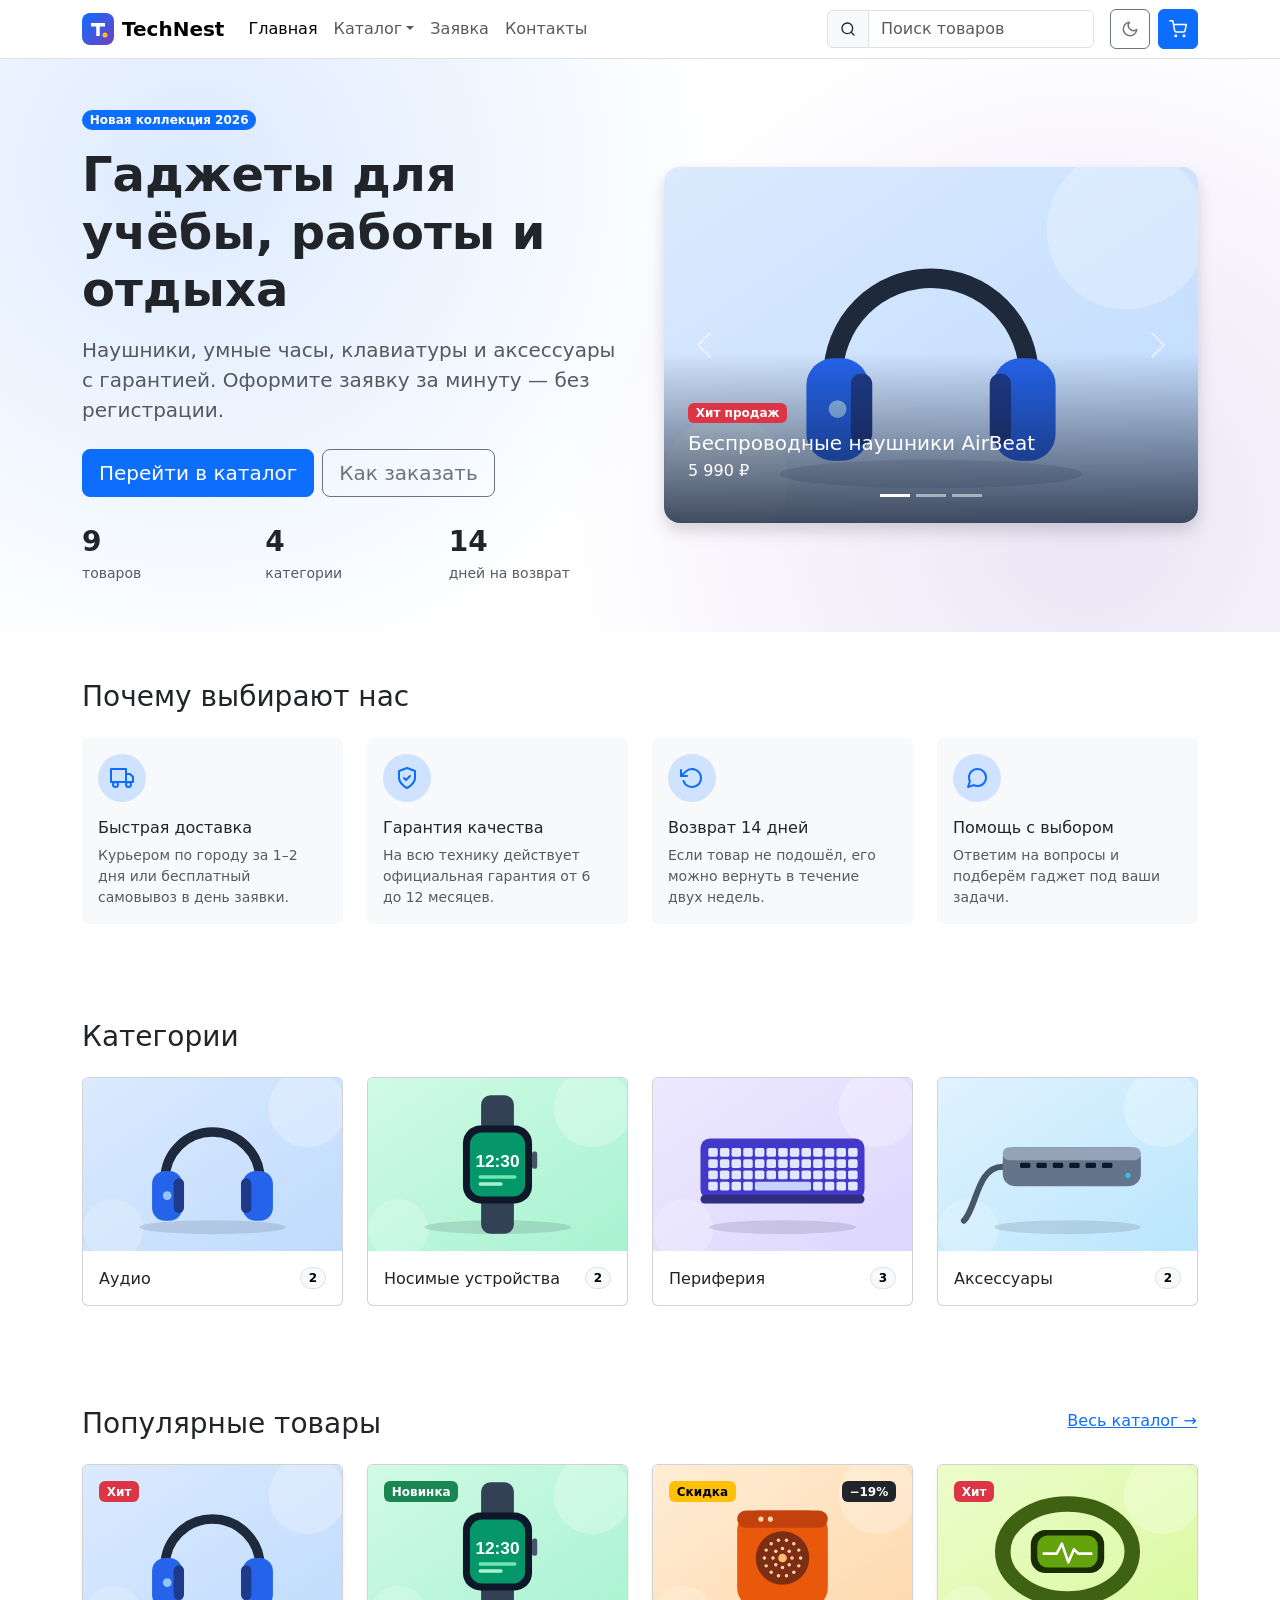
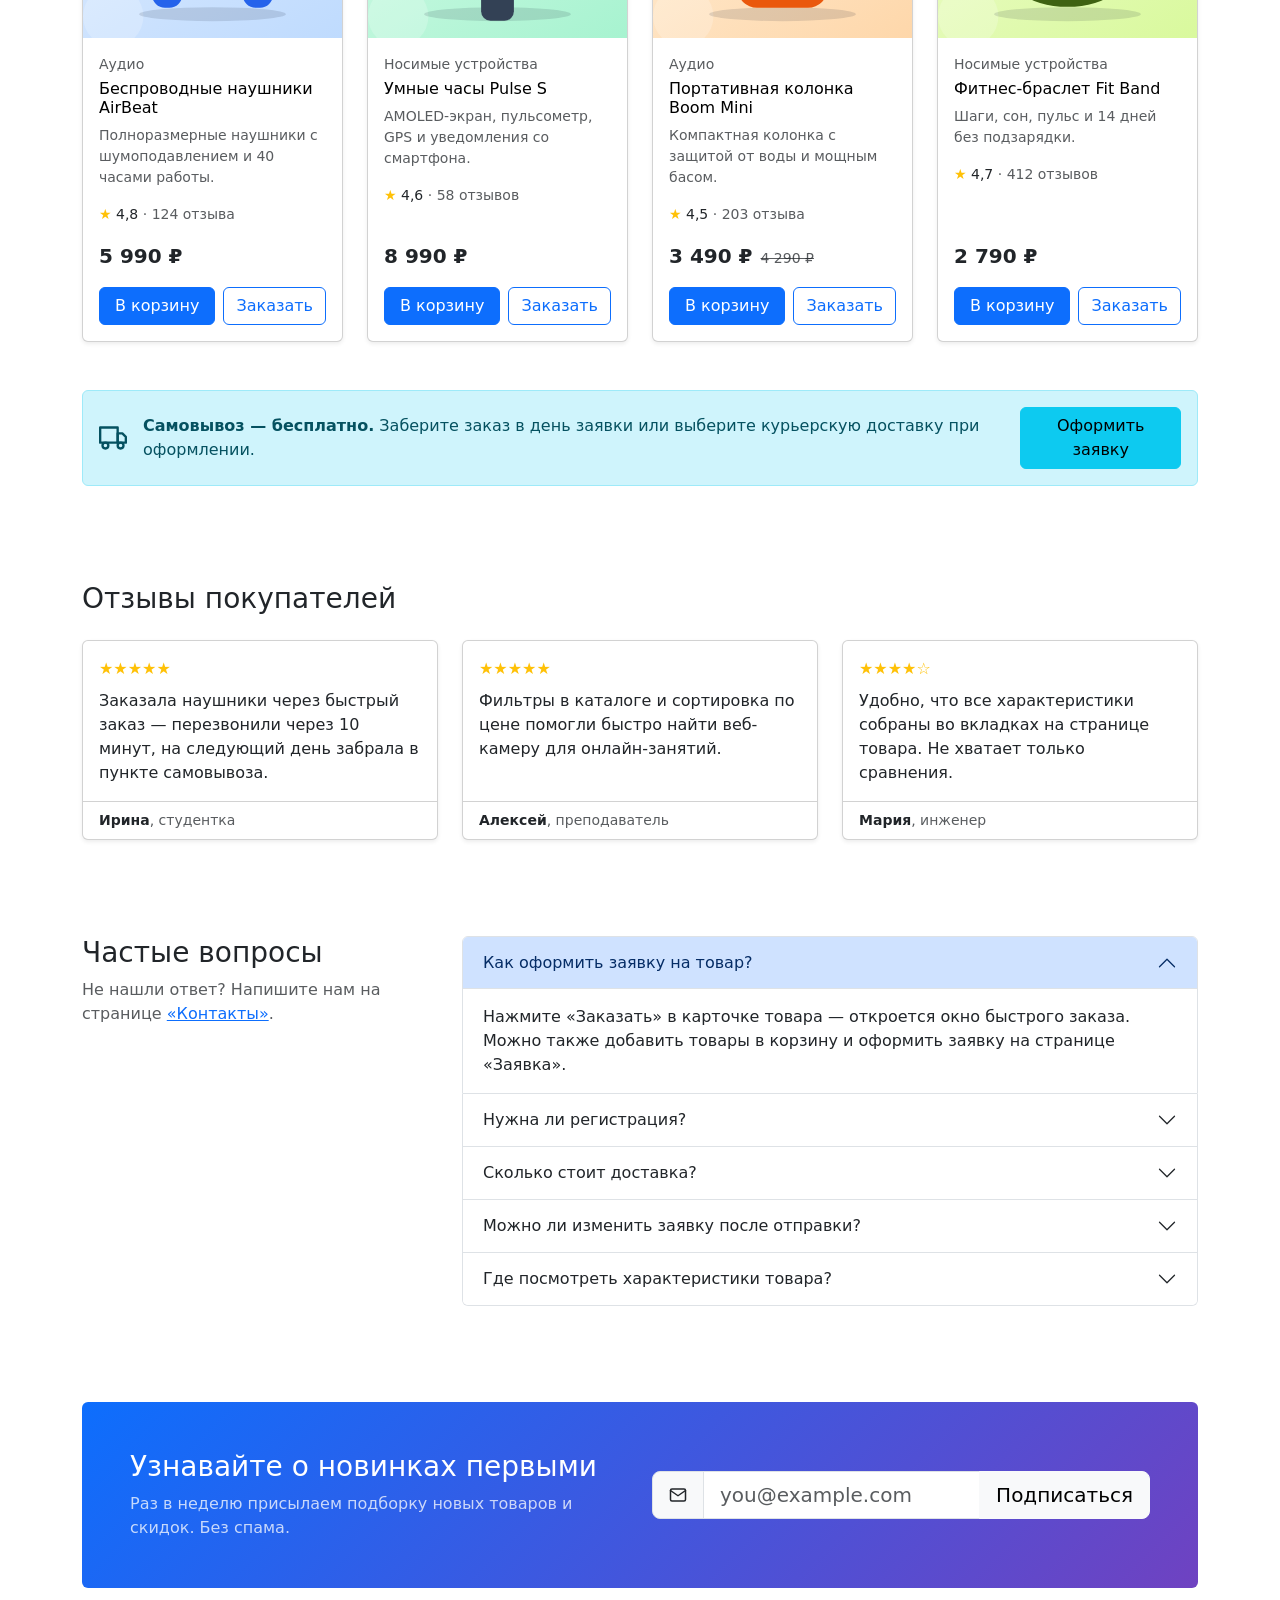
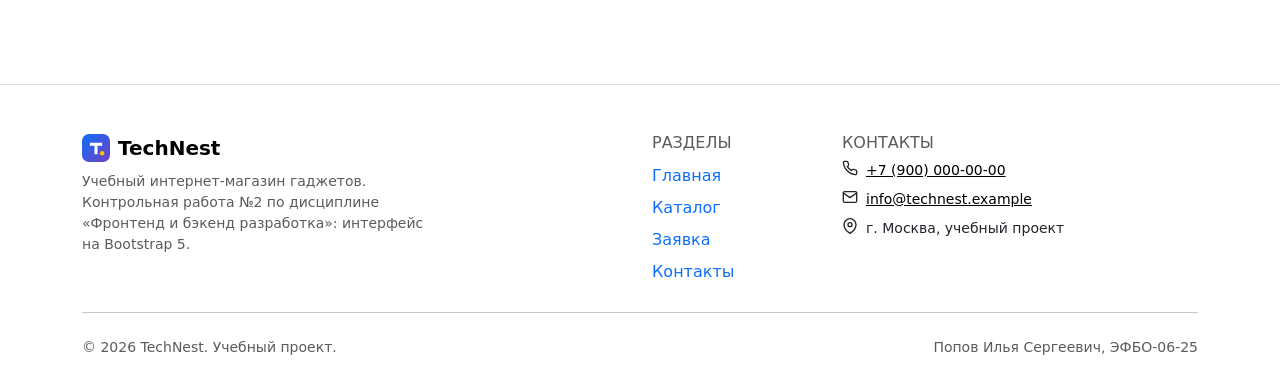
<file: index.html>
<!DOCTYPE html>
<html lang="ru" data-bs-theme="light">
<head>
  <meta charset="UTF-8">
  <meta name="viewport" content="width=device-width, initial-scale=1">
  <title>TechNest — учебный интернет-магазин гаджетов</title>
  <meta name="description" content="Главная страница учебного интернет-магазина TechNest на Bootstrap: преимущества, категории и популярные товары.">
  <meta name="theme-color" content="#0d6efd">

  <meta property="og:type" content="website">
  <meta property="og:site_name" content="TechNest">
  <meta property="og:title" content="TechNest — учебный интернет-магазин гаджетов">
  <meta property="og:description" content="Главная страница учебного интернет-магазина TechNest на Bootstrap: преимущества, категории и популярные товары.">
  <meta property="og:url" content="https://gothplug.github.io/kr2-bootstrap-shop/">
  <meta property="og:image" content="https://gothplug.github.io/kr2-bootstrap-shop/images/og-preview.png">

  <link rel="icon" href="images/favicon.svg" type="image/svg+xml">

  <!-- Bootstrap подключён локально из vendor/bootstrap/, custom.css — после него -->
  <link rel="stylesheet" href="vendor/bootstrap/css/bootstrap.min.css">
  <link rel="stylesheet" href="css/custom.css">

  <!-- Тема применяется до отрисовки страницы, чтобы не было «мигания» -->
  <script src="js/theme.js"></script>
</head>
<body>
  <a class="visually-hidden-focusable position-absolute top-0 start-0 m-2 btn btn-light z-3" href="#main">Перейти к содержимому</a>

  <header class="site-header sticky-top">
    <nav class="navbar navbar-expand-lg bg-body border-bottom" aria-label="Основная навигация">
      <div class="container">
        <a class="navbar-brand d-flex align-items-center gap-2 fw-bold" href="index.html">
          <img src="images/favicon.svg" alt="" width="32" height="32">
          TechNest
        </a>

        <div class="d-flex align-items-center gap-2 order-lg-last ms-lg-3">
          <button class="btn btn-outline-secondary btn-icon js-theme-toggle" type="button"
                  data-bs-toggle="tooltip" data-bs-placement="bottom" data-bs-title="Сменить тему"
                  aria-label="Сменить тему оформления">
            <svg class="icon theme-icon theme-icon--moon" width="18" height="18" viewBox="0 0 24 24" fill="none" stroke="currentColor" stroke-width="2" stroke-linecap="round" stroke-linejoin="round" aria-hidden="true" focusable="false"><path d="M21 12.79A9 9 0 1 1 11.21 3 7 7 0 0 0 21 12.79z"/></svg>
            <svg class="icon theme-icon theme-icon--sun" width="18" height="18" viewBox="0 0 24 24" fill="none" stroke="currentColor" stroke-width="2" stroke-linecap="round" stroke-linejoin="round" aria-hidden="true" focusable="false"><circle cx="12" cy="12" r="5"/><path d="M12 1v2M12 21v2M4.22 4.22l1.42 1.42M18.36 18.36l1.42 1.42M1 12h2M21 12h2M4.22 19.78l1.42-1.42M18.36 5.64l1.42-1.42"/></svg>
          </button>
          <button class="btn btn-primary btn-icon position-relative" type="button"
                  data-bs-toggle="offcanvas" data-bs-target="#cartOffcanvas" aria-controls="cartOffcanvas"
                  aria-label="Открыть корзину">
            <svg class="icon" width="18" height="18" viewBox="0 0 24 24" fill="none" stroke="currentColor" stroke-width="2" stroke-linecap="round" stroke-linejoin="round" aria-hidden="true" focusable="false"><circle cx="9" cy="21" r="1"/><circle cx="20" cy="21" r="1"/><path d="M1 1h4l2.68 13.39a2 2 0 0 0 2 1.61h9.72a2 2 0 0 0 2-1.61L23 6H6"/></svg>
            <span class="position-absolute top-0 start-100 translate-middle badge rounded-pill text-bg-danger js-cart-count d-none">0</span>
          </button>
          <button class="navbar-toggler" type="button" data-bs-toggle="collapse" data-bs-target="#mainNav"
                  aria-controls="mainNav" aria-expanded="false" aria-label="Открыть меню">
            <span class="navbar-toggler-icon"></span>
          </button>
        </div>

        <div class="collapse navbar-collapse" id="mainNav">
          <ul class="navbar-nav me-auto mb-2 mb-lg-0">
            <li class="nav-item"><a class="nav-link active" href="index.html" aria-current="page">Главная</a></li>
            <li class="nav-item dropdown">
              <a class="nav-link dropdown-toggle" href="catalog.html" role="button" data-bs-toggle="dropdown" aria-expanded="false">Каталог</a>
              <ul class="dropdown-menu">
                <li><a class="dropdown-item" href="catalog.html">Все товары</a></li>
                <li><hr class="dropdown-divider"></li>
                <li><a class="dropdown-item" href="catalog.html?category=audio">Аудио</a></li>
                <li><a class="dropdown-item" href="catalog.html?category=wearables">Носимые устройства</a></li>
                <li><a class="dropdown-item" href="catalog.html?category=peripherals">Периферия</a></li>
                <li><a class="dropdown-item" href="catalog.html?category=accessories">Аксессуары</a></li>
                <li><hr class="dropdown-divider"></li>
                <li><a class="dropdown-item" href="catalog.html?only=new">Новинки</a></li>
                <li><a class="dropdown-item" href="catalog.html?only=sale">Со скидкой</a></li>
              </ul>
            </li>
            <li class="nav-item"><a class="nav-link" href="order.html">Заявка</a></li>
            <li class="nav-item"><a class="nav-link" href="contacts.html">Контакты</a></li>
          </ul>

          <form class="mb-2 mb-lg-0" action="catalog.html" method="get" role="search">
            <div class="input-group">
              <span class="input-group-text"><svg class="icon" width="16" height="16" viewBox="0 0 24 24" fill="none" stroke="currentColor" stroke-width="2" stroke-linecap="round" stroke-linejoin="round" aria-hidden="true" focusable="false"><circle cx="11" cy="11" r="8"/><path d="M21 21l-4.35-4.35"/></svg></span>
              <input class="form-control" type="search" name="q" placeholder="Поиск товаров" aria-label="Поиск товаров">
            </div>
          </form>
        </div>
      </div>
    </nav>
  </header>

  <main id="main">
    <!-- Hero-блок -->
    <section class="hero py-5">
      <div class="container">
        <div class="row align-items-center g-5">
          <div class="col-12 col-lg-6">
            <span class="badge rounded-pill text-bg-primary mb-3">Новая коллекция 2026</span>
            <h1 class="display-5 fw-bold mb-3">Гаджеты для учёбы, работы и отдыха</h1>
            <p class="lead text-body-secondary mb-4">
              Наушники, умные часы, клавиатуры и аксессуары с гарантией.
              Оформите заявку за минуту — без регистрации.
            </p>
            <div class="d-flex flex-wrap gap-2 mb-4">
              <a class="btn btn-primary btn-lg" href="catalog.html">Перейти в каталог</a>
              <a class="btn btn-outline-secondary btn-lg" href="#faq">Как заказать</a>
            </div>
            <div class="row g-3 text-center text-sm-start">
              <div class="col-4"><p class="fs-3 fw-bold mb-0">9</p><p class="small text-body-secondary mb-0">товаров</p></div>
              <div class="col-4"><p class="fs-3 fw-bold mb-0">4</p><p class="small text-body-secondary mb-0">категории</p></div>
              <div class="col-4"><p class="fs-3 fw-bold mb-0">14</p><p class="small text-body-secondary mb-0">дней на возврат</p></div>
            </div>
          </div>
          <div class="col-12 col-lg-6">
            <div id="heroCarousel" class="carousel slide carousel-fade hero-carousel shadow" data-bs-ride="carousel" aria-label="Специальные предложения">
              <div class="carousel-indicators">
              <button type="button" data-bs-target="#heroCarousel" data-bs-slide-to="0" class="active" aria-current="true" aria-label="Слайд 1"></button>
              <button type="button" data-bs-target="#heroCarousel" data-bs-slide-to="1" aria-label="Слайд 2"></button>
              <button type="button" data-bs-target="#heroCarousel" data-bs-slide-to="2" aria-label="Слайд 3"></button>
              </div>
              <div class="carousel-inner">
              <div class="carousel-item active">
                <a href="product.html?id=1">
                  <img class="d-block w-100" src="images/products/headphones.svg" alt="Беспроводные наушники AirBeat" width="600" height="400">
                </a>
                <div class="carousel-caption hero-carousel__caption text-start">
                  <span class="badge text-bg-danger mb-2">Хит продаж</span>
                  <p class="h5 mb-1">Беспроводные наушники AirBeat</p>
                  <p class="mb-0">5 990 ₽</p>
                </div>
              </div>
              <div class="carousel-item">
                <a href="product.html?id=2">
                  <img class="d-block w-100" src="images/products/smartwatch.svg" alt="Умные часы Pulse S" width="600" height="400">
                </a>
                <div class="carousel-caption hero-carousel__caption text-start">
                  <span class="badge text-bg-success mb-2">Новинка сезона</span>
                  <p class="h5 mb-1">Умные часы Pulse S</p>
                  <p class="mb-0">8 990 ₽</p>
                </div>
              </div>
              <div class="carousel-item">
                <a href="product.html?id=3">
                  <img class="d-block w-100" src="images/products/speaker.svg" alt="Портативная колонка Boom Mini" width="600" height="400">
                </a>
                <div class="carousel-caption hero-carousel__caption text-start">
                  <span class="badge text-bg-warning mb-2">Скидка</span>
                  <p class="h5 mb-1">Портативная колонка Boom Mini</p>
                  <p class="mb-0">3 490 ₽</p>
                </div>
              </div>
              </div>
              <button class="carousel-control-prev" type="button" data-bs-target="#heroCarousel" data-bs-slide="prev">
                <span class="carousel-control-prev-icon" aria-hidden="true"></span>
                <span class="visually-hidden">Предыдущий слайд</span>
              </button>
              <button class="carousel-control-next" type="button" data-bs-target="#heroCarousel" data-bs-slide="next">
                <span class="carousel-control-next-icon" aria-hidden="true"></span>
                <span class="visually-hidden">Следующий слайд</span>
              </button>
            </div>
          </div>
        </div>
      </div>
    </section>

    <!-- Преимущества -->
    <section class="container py-5" id="advantages" aria-labelledby="advantagesTitle">
      <h2 class="h3 mb-4" id="advantagesTitle">Почему выбирают нас</h2>
      <div class="row g-4">
        <div class="col-12 col-sm-6 col-lg-3">
          <div class="card h-100 border-0 bg-body-tertiary feature-card">
            <div class="card-body">
              <span class="feature-card__icon mb-3"><svg class="icon" width="24" height="24" viewBox="0 0 24 24" fill="none" stroke="currentColor" stroke-width="2" stroke-linecap="round" stroke-linejoin="round" aria-hidden="true" focusable="false"><rect x="1" y="3" width="15" height="13"/><path d="M16 8h4l3 3v5h-7z"/><circle cx="5.5" cy="18.5" r="2.5"/><circle cx="18.5" cy="18.5" r="2.5"/></svg></span>
              <h3 class="h6 card-title">Быстрая доставка</h3>
              <p class="card-text small text-body-secondary mb-0">Курьером по городу за 1–2 дня или бесплатный самовывоз в день заявки.</p>
            </div>
          </div>
        </div>
        <div class="col-12 col-sm-6 col-lg-3">
          <div class="card h-100 border-0 bg-body-tertiary feature-card">
            <div class="card-body">
              <span class="feature-card__icon mb-3"><svg class="icon" width="24" height="24" viewBox="0 0 24 24" fill="none" stroke="currentColor" stroke-width="2" stroke-linecap="round" stroke-linejoin="round" aria-hidden="true" focusable="false"><path d="M12 22s8-4 8-10V5l-8-3-8 3v7c0 6 8 10 8 10z"/><path d="M9 12l2 2 4-4"/></svg></span>
              <h3 class="h6 card-title">Гарантия качества</h3>
              <p class="card-text small text-body-secondary mb-0">На всю технику действует официальная гарантия от 6 до 12 месяцев.</p>
            </div>
          </div>
        </div>
        <div class="col-12 col-sm-6 col-lg-3">
          <div class="card h-100 border-0 bg-body-tertiary feature-card">
            <div class="card-body">
              <span class="feature-card__icon mb-3"><svg class="icon" width="24" height="24" viewBox="0 0 24 24" fill="none" stroke="currentColor" stroke-width="2" stroke-linecap="round" stroke-linejoin="round" aria-hidden="true" focusable="false"><path d="M1 4v6h6"/><path d="M3.51 15a9 9 0 1 0 2.13-9.36L1 10"/></svg></span>
              <h3 class="h6 card-title">Возврат 14 дней</h3>
              <p class="card-text small text-body-secondary mb-0">Если товар не подошёл, его можно вернуть в течение двух недель.</p>
            </div>
          </div>
        </div>
        <div class="col-12 col-sm-6 col-lg-3">
          <div class="card h-100 border-0 bg-body-tertiary feature-card">
            <div class="card-body">
              <span class="feature-card__icon mb-3"><svg class="icon" width="24" height="24" viewBox="0 0 24 24" fill="none" stroke="currentColor" stroke-width="2" stroke-linecap="round" stroke-linejoin="round" aria-hidden="true" focusable="false"><path d="M21 11.5a8.38 8.38 0 0 1-.9 3.8 8.5 8.5 0 0 1-7.6 4.7 8.38 8.38 0 0 1-3.8-.9L3 21l1.9-5.7a8.38 8.38 0 0 1-.9-3.8 8.5 8.5 0 0 1 4.7-7.6 8.38 8.38 0 0 1 3.8-.9h.5a8.48 8.48 0 0 1 8 8v.5z"/></svg></span>
              <h3 class="h6 card-title">Помощь с выбором</h3>
              <p class="card-text small text-body-secondary mb-0">Ответим на вопросы и подберём гаджет под ваши задачи.</p>
            </div>
          </div>
        </div>
      </div>
    </section>

    <!-- Категории -->
    <section class="container py-5" id="categories" aria-labelledby="categoriesTitle">
      <h2 class="h3 mb-4" id="categoriesTitle">Категории</h2>
      <div class="row g-3 g-md-4">
        <div class="col-6 col-lg-3">
          <a class="card h-100 text-decoration-none category-card" href="catalog.html?category=audio">
            <img class="card-img-top" src="images/products/headphones.svg" alt="" width="600" height="400" loading="lazy">
            <div class="card-body d-flex justify-content-between align-items-center gap-2">
              <h3 class="h6 mb-0">Аудио</h3>
              <span class="badge rounded-pill text-bg-light border">2</span>
            </div>
          </a>
        </div>
        <div class="col-6 col-lg-3">
          <a class="card h-100 text-decoration-none category-card" href="catalog.html?category=wearables">
            <img class="card-img-top" src="images/products/smartwatch.svg" alt="" width="600" height="400" loading="lazy">
            <div class="card-body d-flex justify-content-between align-items-center gap-2">
              <h3 class="h6 mb-0">Носимые устройства</h3>
              <span class="badge rounded-pill text-bg-light border">2</span>
            </div>
          </a>
        </div>
        <div class="col-6 col-lg-3">
          <a class="card h-100 text-decoration-none category-card" href="catalog.html?category=peripherals">
            <img class="card-img-top" src="images/products/keyboard.svg" alt="" width="600" height="400" loading="lazy">
            <div class="card-body d-flex justify-content-between align-items-center gap-2">
              <h3 class="h6 mb-0">Периферия</h3>
              <span class="badge rounded-pill text-bg-light border">3</span>
            </div>
          </a>
        </div>
        <div class="col-6 col-lg-3">
          <a class="card h-100 text-decoration-none category-card" href="catalog.html?category=accessories">
            <img class="card-img-top" src="images/products/usb-hub.svg" alt="" width="600" height="400" loading="lazy">
            <div class="card-body d-flex justify-content-between align-items-center gap-2">
              <h3 class="h6 mb-0">Аксессуары</h3>
              <span class="badge rounded-pill text-bg-light border">2</span>
            </div>
          </a>
        </div>
      </div>
    </section>

    <!-- Популярные товары -->
    <section class="container py-5" id="popular" aria-labelledby="popularTitle">
      <div class="d-flex flex-wrap justify-content-between align-items-end gap-2 mb-4">
        <h2 class="h3 mb-0" id="popularTitle">Популярные товары</h2>
        <a class="btn btn-link px-0" href="catalog.html">Весь каталог →</a>
      </div>
      <div class="row g-4">
      <div class="col-12 col-sm-6 col-lg-3 js-product-col" data-id="1">
        <article class="card h-100 shadow-sm product-card">
          <a class="product-card__media" href="product.html?id=1" tabindex="-1" aria-hidden="true">
            <img class="card-img-top" src="images/products/headphones.svg" alt="" width="600" height="400" loading="lazy">
          </a>
          <span class="badge text-bg-danger position-absolute top-0 start-0 m-3">Хит</span>
          <div class="card-body d-flex flex-column">
            <p class="small text-body-secondary mb-1">Аудио</p>
            <h3 class="card-title h6"><a class="link-body-emphasis text-decoration-none product-card__link" href="product.html?id=1">Беспроводные наушники AirBeat</a></h3>
            <p class="card-text small text-body-secondary">Полноразмерные наушники с шумоподавлением и 40 часами работы.</p>
            <p class="small mb-3"><span class="text-warning" aria-hidden="true">★</span> 4,8 <span class="text-body-secondary">· 124 отзыва</span></p>
            <div class="mt-auto d-flex align-items-baseline gap-2 mb-3">
              <span class="fs-5 fw-bold">5 990 ₽</span>
            </div>
            <div class="d-flex gap-2">
              <button class="btn btn-primary flex-grow-1 js-add-to-cart" type="button" data-product-id="1">В корзину</button>
              <button class="btn btn-outline-primary" type="button" data-bs-toggle="modal" data-bs-target="#quickOrderModal" data-product-id="1">Заказать</button>
            </div>
          </div>
        </article>
      </div>
      <div class="col-12 col-sm-6 col-lg-3 js-product-col" data-id="2">
        <article class="card h-100 shadow-sm product-card">
          <a class="product-card__media" href="product.html?id=2" tabindex="-1" aria-hidden="true">
            <img class="card-img-top" src="images/products/smartwatch.svg" alt="" width="600" height="400" loading="lazy">
          </a>
          <span class="badge text-bg-success position-absolute top-0 start-0 m-3">Новинка</span>
          <div class="card-body d-flex flex-column">
            <p class="small text-body-secondary mb-1">Носимые устройства</p>
            <h3 class="card-title h6"><a class="link-body-emphasis text-decoration-none product-card__link" href="product.html?id=2">Умные часы Pulse S</a></h3>
            <p class="card-text small text-body-secondary">AMOLED-экран, пульсометр, GPS и уведомления со смартфона.</p>
            <p class="small mb-3"><span class="text-warning" aria-hidden="true">★</span> 4,6 <span class="text-body-secondary">· 58 отзывов</span></p>
            <div class="mt-auto d-flex align-items-baseline gap-2 mb-3">
              <span class="fs-5 fw-bold">8 990 ₽</span>
            </div>
            <div class="d-flex gap-2">
              <button class="btn btn-primary flex-grow-1 js-add-to-cart" type="button" data-product-id="2">В корзину</button>
              <button class="btn btn-outline-primary" type="button" data-bs-toggle="modal" data-bs-target="#quickOrderModal" data-product-id="2">Заказать</button>
            </div>
          </div>
        </article>
      </div>
      <div class="col-12 col-sm-6 col-lg-3 js-product-col" data-id="3">
        <article class="card h-100 shadow-sm product-card">
          <a class="product-card__media" href="product.html?id=3" tabindex="-1" aria-hidden="true">
            <img class="card-img-top" src="images/products/speaker.svg" alt="" width="600" height="400" loading="lazy">
          </a>
          <span class="badge text-bg-warning position-absolute top-0 start-0 m-3">Скидка</span>
          <span class="badge text-bg-dark position-absolute top-0 end-0 m-3">−19%</span>
          <div class="card-body d-flex flex-column">
            <p class="small text-body-secondary mb-1">Аудио</p>
            <h3 class="card-title h6"><a class="link-body-emphasis text-decoration-none product-card__link" href="product.html?id=3">Портативная колонка Boom Mini</a></h3>
            <p class="card-text small text-body-secondary">Компактная колонка с защитой от воды и мощным басом.</p>
            <p class="small mb-3"><span class="text-warning" aria-hidden="true">★</span> 4,5 <span class="text-body-secondary">· 203 отзыва</span></p>
            <div class="mt-auto d-flex align-items-baseline gap-2 mb-3">
              <span class="fs-5 fw-bold">3 490 ₽</span>
            <del class="text-body-secondary small">4 290 ₽</del>
            </div>
            <div class="d-flex gap-2">
              <button class="btn btn-primary flex-grow-1 js-add-to-cart" type="button" data-product-id="3">В корзину</button>
              <button class="btn btn-outline-primary" type="button" data-bs-toggle="modal" data-bs-target="#quickOrderModal" data-product-id="3">Заказать</button>
            </div>
          </div>
        </article>
      </div>
      <div class="col-12 col-sm-6 col-lg-3 js-product-col" data-id="9">
        <article class="card h-100 shadow-sm product-card">
          <a class="product-card__media" href="product.html?id=9" tabindex="-1" aria-hidden="true">
            <img class="card-img-top" src="images/products/fitness-band.svg" alt="" width="600" height="400" loading="lazy">
          </a>
          <span class="badge text-bg-danger position-absolute top-0 start-0 m-3">Хит</span>
          <div class="card-body d-flex flex-column">
            <p class="small text-body-secondary mb-1">Носимые устройства</p>
            <h3 class="card-title h6"><a class="link-body-emphasis text-decoration-none product-card__link" href="product.html?id=9">Фитнес-браслет Fit Band</a></h3>
            <p class="card-text small text-body-secondary">Шаги, сон, пульс и 14 дней без подзарядки.</p>
            <p class="small mb-3"><span class="text-warning" aria-hidden="true">★</span> 4,7 <span class="text-body-secondary">· 412 отзывов</span></p>
            <div class="mt-auto d-flex align-items-baseline gap-2 mb-3">
              <span class="fs-5 fw-bold">2 790 ₽</span>
            </div>
            <div class="d-flex gap-2">
              <button class="btn btn-primary flex-grow-1 js-add-to-cart" type="button" data-product-id="9">В корзину</button>
              <button class="btn btn-outline-primary" type="button" data-bs-toggle="modal" data-bs-target="#quickOrderModal" data-product-id="9">Заказать</button>
            </div>
          </div>
        </article>
      </div>
      </div>

      <div class="alert alert-info d-flex flex-column flex-md-row align-items-md-center gap-3 mt-5 mb-0" role="note">
        <svg class="icon flex-shrink-0" width="28" height="28" viewBox="0 0 24 24" fill="none" stroke="currentColor" stroke-width="2" stroke-linecap="round" stroke-linejoin="round" aria-hidden="true" focusable="false"><rect x="1" y="3" width="15" height="13"/><path d="M16 8h4l3 3v5h-7z"/><circle cx="5.5" cy="18.5" r="2.5"/><circle cx="18.5" cy="18.5" r="2.5"/></svg>
        <div class="flex-grow-1">
          <strong>Самовывоз — бесплатно.</strong>
          Заберите заказ в день заявки или выберите курьерскую доставку при оформлении.
        </div>
        <a class="btn btn-info" href="order.html">Оформить заявку</a>
      </div>
    </section>

    <!-- Отзывы -->
    <section class="container py-5" id="reviews" aria-labelledby="reviewsTitle">
      <h2 class="h3 mb-4" id="reviewsTitle">Отзывы покупателей</h2>
      <div class="row g-4">
        <div class="col-12 col-md-6 col-lg-4">
          <figure class="card h-100 shadow-sm mb-0">
            <div class="card-body">
              <p class="text-warning mb-2" aria-label="Оценка 5 из 5">★★★★★</p>
              <blockquote class="blockquote fs-6 mb-0">
                <p>Заказала наушники через быстрый заказ — перезвонили через 10 минут, на следующий день забрала в пункте самовывоза.</p>
              </blockquote>
            </div>
            <figcaption class="card-footer bg-transparent small text-body-secondary">
              <cite class="fw-semibold text-body fst-normal">Ирина</cite>, студентка
            </figcaption>
          </figure>
        </div>
        <div class="col-12 col-md-6 col-lg-4">
          <figure class="card h-100 shadow-sm mb-0">
            <div class="card-body">
              <p class="text-warning mb-2" aria-label="Оценка 5 из 5">★★★★★</p>
              <blockquote class="blockquote fs-6 mb-0">
                <p>Фильтры в каталоге и сортировка по цене помогли быстро найти веб-камеру для онлайн-занятий.</p>
              </blockquote>
            </div>
            <figcaption class="card-footer bg-transparent small text-body-secondary">
              <cite class="fw-semibold text-body fst-normal">Алексей</cite>, преподаватель
            </figcaption>
          </figure>
        </div>
        <div class="col-12 col-md-6 col-lg-4">
          <figure class="card h-100 shadow-sm mb-0">
            <div class="card-body">
              <p class="text-warning mb-2" aria-label="Оценка 4 из 5">★★★★☆</p>
              <blockquote class="blockquote fs-6 mb-0">
                <p>Удобно, что все характеристики собраны во вкладках на странице товара. Не хватает только сравнения.</p>
              </blockquote>
            </div>
            <figcaption class="card-footer bg-transparent small text-body-secondary">
              <cite class="fw-semibold text-body fst-normal">Мария</cite>, инженер
            </figcaption>
          </figure>
        </div>
      </div>
    </section>

    <!-- FAQ на accordion -->
    <section class="container py-5" id="faq" aria-labelledby="faqTitle">
      <div class="row g-4">
        <div class="col-12 col-lg-4">
          <h2 class="h3" id="faqTitle">Частые вопросы</h2>
          <p class="text-body-secondary">Не нашли ответ? Напишите нам на странице <a href="contacts.html">«Контакты»</a>.</p>
        </div>
        <div class="col-12 col-lg-8">
          <div class="accordion" id="faqAccordion">
          <div class="accordion-item">
            <h3 class="accordion-header">
              <button class="accordion-button" type="button" data-bs-toggle="collapse" data-bs-target="#faq0" aria-expanded="true" aria-controls="faq0">
                Как оформить заявку на товар?
              </button>
            </h3>
            <div id="faq0" class="accordion-collapse collapse show" data-bs-parent="#faqAccordion">
              <div class="accordion-body">Нажмите «Заказать» в карточке товара — откроется окно быстрого заказа. Можно также добавить товары в корзину и оформить заявку на странице «Заявка».</div>
            </div>
          </div>
          <div class="accordion-item">
            <h3 class="accordion-header">
              <button class="accordion-button collapsed" type="button" data-bs-toggle="collapse" data-bs-target="#faq1" aria-expanded="false" aria-controls="faq1">
                Нужна ли регистрация?
              </button>
            </h3>
            <div id="faq1" class="accordion-collapse collapse" data-bs-parent="#faqAccordion">
              <div class="accordion-body">Нет. Для заявки достаточно имени и телефона, а для полной заявки — ещё e-mail.</div>
            </div>
          </div>
          <div class="accordion-item">
            <h3 class="accordion-header">
              <button class="accordion-button collapsed" type="button" data-bs-toggle="collapse" data-bs-target="#faq2" aria-expanded="false" aria-controls="faq2">
                Сколько стоит доставка?
              </button>
            </h3>
            <div id="faq2" class="accordion-collapse collapse" data-bs-parent="#faqAccordion">
              <div class="accordion-body">Самовывоз бесплатный, курьер по городу — 300 ₽, доставка по региону — 600 ₽. Стоимость сразу видна в форме заявки.</div>
            </div>
          </div>
          <div class="accordion-item">
            <h3 class="accordion-header">
              <button class="accordion-button collapsed" type="button" data-bs-toggle="collapse" data-bs-target="#faq3" aria-expanded="false" aria-controls="faq3">
                Можно ли изменить заявку после отправки?
              </button>
            </h3>
            <div id="faq3" class="accordion-collapse collapse" data-bs-parent="#faqAccordion">
              <div class="accordion-body">Да, позвоните нам или напишите через форму обратной связи на странице «Контакты».</div>
            </div>
          </div>
          <div class="accordion-item">
            <h3 class="accordion-header">
              <button class="accordion-button collapsed" type="button" data-bs-toggle="collapse" data-bs-target="#faq4" aria-expanded="false" aria-controls="faq4">
                Где посмотреть характеристики товара?
              </button>
            </h3>
            <div id="faq4" class="accordion-collapse collapse" data-bs-parent="#faqAccordion">
              <div class="accordion-body">На странице товара во вкладке «Характеристики». Перейти на неё можно, нажав на название или картинку в карточке.</div>
            </div>
          </div>
          </div>
        </div>
      </div>
    </section>

    <!-- Подписка -->
    <section class="container py-5" aria-labelledby="subscribeTitle">
      <div class="card border-0 subscribe-card text-white">
        <div class="card-body p-4 p-lg-5">
          <div class="row g-4 align-items-center">
            <div class="col-12 col-lg-6">
              <h2 class="h3" id="subscribeTitle">Узнавайте о новинках первыми</h2>
              <p class="mb-0 opacity-75">Раз в неделю присылаем подборку новых товаров и скидок. Без спама.</p>
            </div>
            <div class="col-12 col-lg-6">
              <form class="needs-validation" id="subscribeForm" novalidate>
                <label class="visually-hidden" for="subscribeEmail">E-mail</label>
                <div class="input-group input-group-lg has-validation">
                  <span class="input-group-text"><svg class="icon" width="18" height="18" viewBox="0 0 24 24" fill="none" stroke="currentColor" stroke-width="2" stroke-linecap="round" stroke-linejoin="round" aria-hidden="true" focusable="false"><path d="M4 4h16c1.1 0 2 .9 2 2v12c0 1.1-.9 2-2 2H4c-1.1 0-2-.9-2-2V6c0-1.1.9-2 2-2z"/><path d="M22 6l-10 7L2 6"/></svg></span>
                  <input class="form-control" id="subscribeEmail" name="email" type="email" placeholder="you@example.com" autocomplete="email" required>
                  <button class="btn btn-light" type="submit">Подписаться</button>
                  <div class="invalid-feedback text-white">Введите корректный e-mail.</div>
                </div>
              </form>
            </div>
          </div>
        </div>
      </div>
    </section>
  </main>

  <footer class="site-footer border-top mt-5 pt-5 pb-4">
    <div class="container">
      <div class="row g-4">
        <div class="col-12 col-md-6 col-lg-4">
          <a class="d-inline-flex align-items-center gap-2 fw-bold fs-5 link-body-emphasis text-decoration-none mb-2" href="index.html">
            <img src="images/favicon.svg" alt="" width="28" height="28"> TechNest
          </a>
          <p class="text-body-secondary small mb-0">
            Учебный интернет-магазин гаджетов. Контрольная работа №2 по дисциплине
            «Фронтенд и бэкенд разработка»: интерфейс на Bootstrap 5.
          </p>
        </div>
        <div class="col-6 col-md-3 col-lg-2 offset-lg-2">
          <h2 class="h6 text-uppercase text-body-secondary">Разделы</h2>
          <ul class="nav flex-column">
            <li class="nav-item"><a class="nav-link px-0 py-1" href="index.html">Главная</a></li>
            <li class="nav-item"><a class="nav-link px-0 py-1" href="catalog.html">Каталог</a></li>
            <li class="nav-item"><a class="nav-link px-0 py-1" href="order.html">Заявка</a></li>
            <li class="nav-item"><a class="nav-link px-0 py-1" href="contacts.html">Контакты</a></li>
          </ul>
        </div>
        <div class="col-6 col-md-3 col-lg-4">
          <h2 class="h6 text-uppercase text-body-secondary">Контакты</h2>
          <ul class="list-unstyled small mb-0">
            <li class="mb-2 d-flex gap-2"><svg class="icon" width="16" height="16" viewBox="0 0 24 24" fill="none" stroke="currentColor" stroke-width="2" stroke-linecap="round" stroke-linejoin="round" aria-hidden="true" focusable="false"><path d="M22 16.92v3a2 2 0 0 1-2.18 2 19.79 19.79 0 0 1-8.63-3.07 19.5 19.5 0 0 1-6-6 19.79 19.79 0 0 1-3.07-8.67A2 2 0 0 1 4.11 2h3a2 2 0 0 1 2 1.72c.13.96.36 1.9.7 2.81a2 2 0 0 1-.45 2.11L8.09 9.91a16 16 0 0 0 6 6l1.27-1.27a2 2 0 0 1 2.11-.45c.91.34 1.85.57 2.81.7A2 2 0 0 1 22 16.92z"/></svg> <a class="link-body-emphasis" href="tel:+79000000000">+7 (900) 000-00-00</a></li>
            <li class="mb-2 d-flex gap-2"><svg class="icon" width="16" height="16" viewBox="0 0 24 24" fill="none" stroke="currentColor" stroke-width="2" stroke-linecap="round" stroke-linejoin="round" aria-hidden="true" focusable="false"><path d="M4 4h16c1.1 0 2 .9 2 2v12c0 1.1-.9 2-2 2H4c-1.1 0-2-.9-2-2V6c0-1.1.9-2 2-2z"/><path d="M22 6l-10 7L2 6"/></svg> <a class="link-body-emphasis" href="mailto:info@technest.example">info@technest.example</a></li>
            <li class="d-flex gap-2"><svg class="icon" width="16" height="16" viewBox="0 0 24 24" fill="none" stroke="currentColor" stroke-width="2" stroke-linecap="round" stroke-linejoin="round" aria-hidden="true" focusable="false"><path d="M21 10c0 7-9 13-9 13s-9-6-9-13a9 9 0 0 1 18 0z"/><circle cx="12" cy="10" r="3"/></svg> г. Москва, учебный проект</li>
          </ul>
        </div>
      </div>
      <hr class="my-4">
      <div class="d-flex flex-column flex-md-row justify-content-between gap-2 small text-body-secondary">
        <p class="mb-0">&copy; 2026 TechNest. Учебный проект.</p>
        <p class="mb-0">Попов Илья Сергеевич, ЭФБО-06-25</p>
      </div>
    </div>
  </footer>

  <!-- Корзина: offcanvas, содержимое строит js/main.js -->
  <div class="offcanvas offcanvas-end" tabindex="-1" id="cartOffcanvas" aria-labelledby="cartOffcanvasLabel">
    <div class="offcanvas-header border-bottom">
      <h2 class="offcanvas-title h5" id="cartOffcanvasLabel">Корзина</h2>
      <button type="button" class="btn-close" data-bs-dismiss="offcanvas" aria-label="Закрыть"></button>
    </div>
    <div class="offcanvas-body d-flex flex-column">
      <div class="alert alert-secondary js-cart-empty" role="status">
        Корзина пока пуста. Добавьте товары из <a href="catalog.html" class="alert-link">каталога</a>.
      </div>
      <ul class="list-group list-group-flush mb-3 js-cart-items"></ul>
      <div class="mt-auto js-cart-footer d-none">
        <div class="d-flex justify-content-between align-items-baseline mb-3">
          <span class="text-body-secondary">Итого:</span>
          <span class="fs-4 fw-bold js-cart-total">0 ₽</span>
        </div>
        <div class="d-grid gap-2">
          <a class="btn btn-primary btn-lg" href="order.html?from=cart">Оформить заявку</a>
          <button class="btn btn-outline-danger js-cart-clear" type="button">Очистить корзину</button>
        </div>
      </div>
    </div>
  </div>

  <!-- Модальное окно быстрого заказа -->
  <div class="modal fade" id="quickOrderModal" tabindex="-1" aria-labelledby="quickOrderTitle" aria-hidden="true">
    <div class="modal-dialog modal-dialog-centered">
      <div class="modal-content">
        <form class="needs-validation" id="quickOrderForm" novalidate>
          <div class="modal-header">
            <h2 class="modal-title h5" id="quickOrderTitle">Быстрый заказ</h2>
            <button type="button" class="btn-close" data-bs-dismiss="modal" aria-label="Закрыть"></button>
          </div>
          <div class="modal-body">
            <div class="alert alert-success d-none js-quick-success" role="status"></div>

            <div class="js-quick-fields">
            <div class="d-flex align-items-center gap-3 p-3 rounded-3 bg-body-tertiary mb-3">
              <img class="rounded-2 js-quick-image" src="images/products/headphones.svg" alt="" width="72" height="48">
              <div>
                <p class="fw-semibold mb-0 js-quick-name">Товар не выбран</p>
                <p class="text-body-secondary small mb-0 js-quick-price"></p>
              </div>
            </div>
            <input type="hidden" name="product" class="js-quick-product">

            <div class="mb-3">
              <label class="form-label" for="quickName">Имя</label>
              <input class="form-control" id="quickName" name="name" type="text" autocomplete="given-name" minlength="2" required>
              <div class="invalid-feedback">Введите имя (не короче 2 символов).</div>
            </div>

            <div class="mb-3">
              <label class="form-label" for="quickPhone">Телефон</label>
              <div class="input-group has-validation">
                <span class="input-group-text">+7</span>
                <input class="form-control" id="quickPhone" name="phone" type="tel" inputmode="tel" autocomplete="tel-national"
                       placeholder="(900) 000-00-00" pattern="\(\d{3}\) \d{3}-\d{2}-\d{2}" data-phone-mask required>
                <div class="invalid-feedback">Введите номер в формате (900) 000-00-00.</div>
              </div>
            </div>

            <div class="mb-3">
              <label class="form-label" for="quickQty">Количество</label>
              <select class="form-select" id="quickQty" name="quantity">
                <option value="1" selected>1 шт.</option>
                <option value="2">2 шт.</option>
                <option value="3">3 шт.</option>
                <option value="4">4 шт.</option>
                <option value="5">5 шт.</option>
              </select>
            </div>

            <div class="form-check">
              <input class="form-check-input" id="quickAgreement" name="agreement" type="checkbox" required>
              <label class="form-check-label" for="quickAgreement">Я согласен на обработку персональных данных</label>
              <div class="invalid-feedback">Без согласия заявку отправить нельзя.</div>
            </div>
            </div>
          </div>
          <div class="modal-footer">
            <button type="button" class="btn btn-outline-secondary js-quick-cancel" data-bs-dismiss="modal">Отмена</button>
            <button type="submit" class="btn btn-primary js-quick-submit">Отправить заявку</button>
          </div>
        </form>
      </div>
    </div>
  </div>

  <!-- Всплывающие уведомления -->
  <div class="toast-container position-fixed bottom-0 end-0 p-3">
    <div class="toast align-items-center border-0" id="appToast" role="status" aria-live="polite" aria-atomic="true">
      <div class="d-flex">
        <div class="toast-body js-toast-text">Готово</div>
        <button type="button" class="btn-close me-2 m-auto" data-bs-dismiss="toast" aria-label="Закрыть"></button>
      </div>
    </div>
  </div>

  <button class="btn btn-primary btn-icon to-top js-to-top" type="button" aria-label="Наверх">
    <svg class="icon" width="20" height="20" viewBox="0 0 24 24" fill="none" stroke="currentColor" stroke-width="2" stroke-linecap="round" stroke-linejoin="round" aria-hidden="true" focusable="false"><path d="M12 19V5M5 12l7-7 7 7"/></svg>
  </button>

  <script src="vendor/bootstrap/js/bootstrap.bundle.min.js"></script>
  <script src="js/data.js"></script>
  <script src="js/main.js"></script>
</body>
</html>
</file>
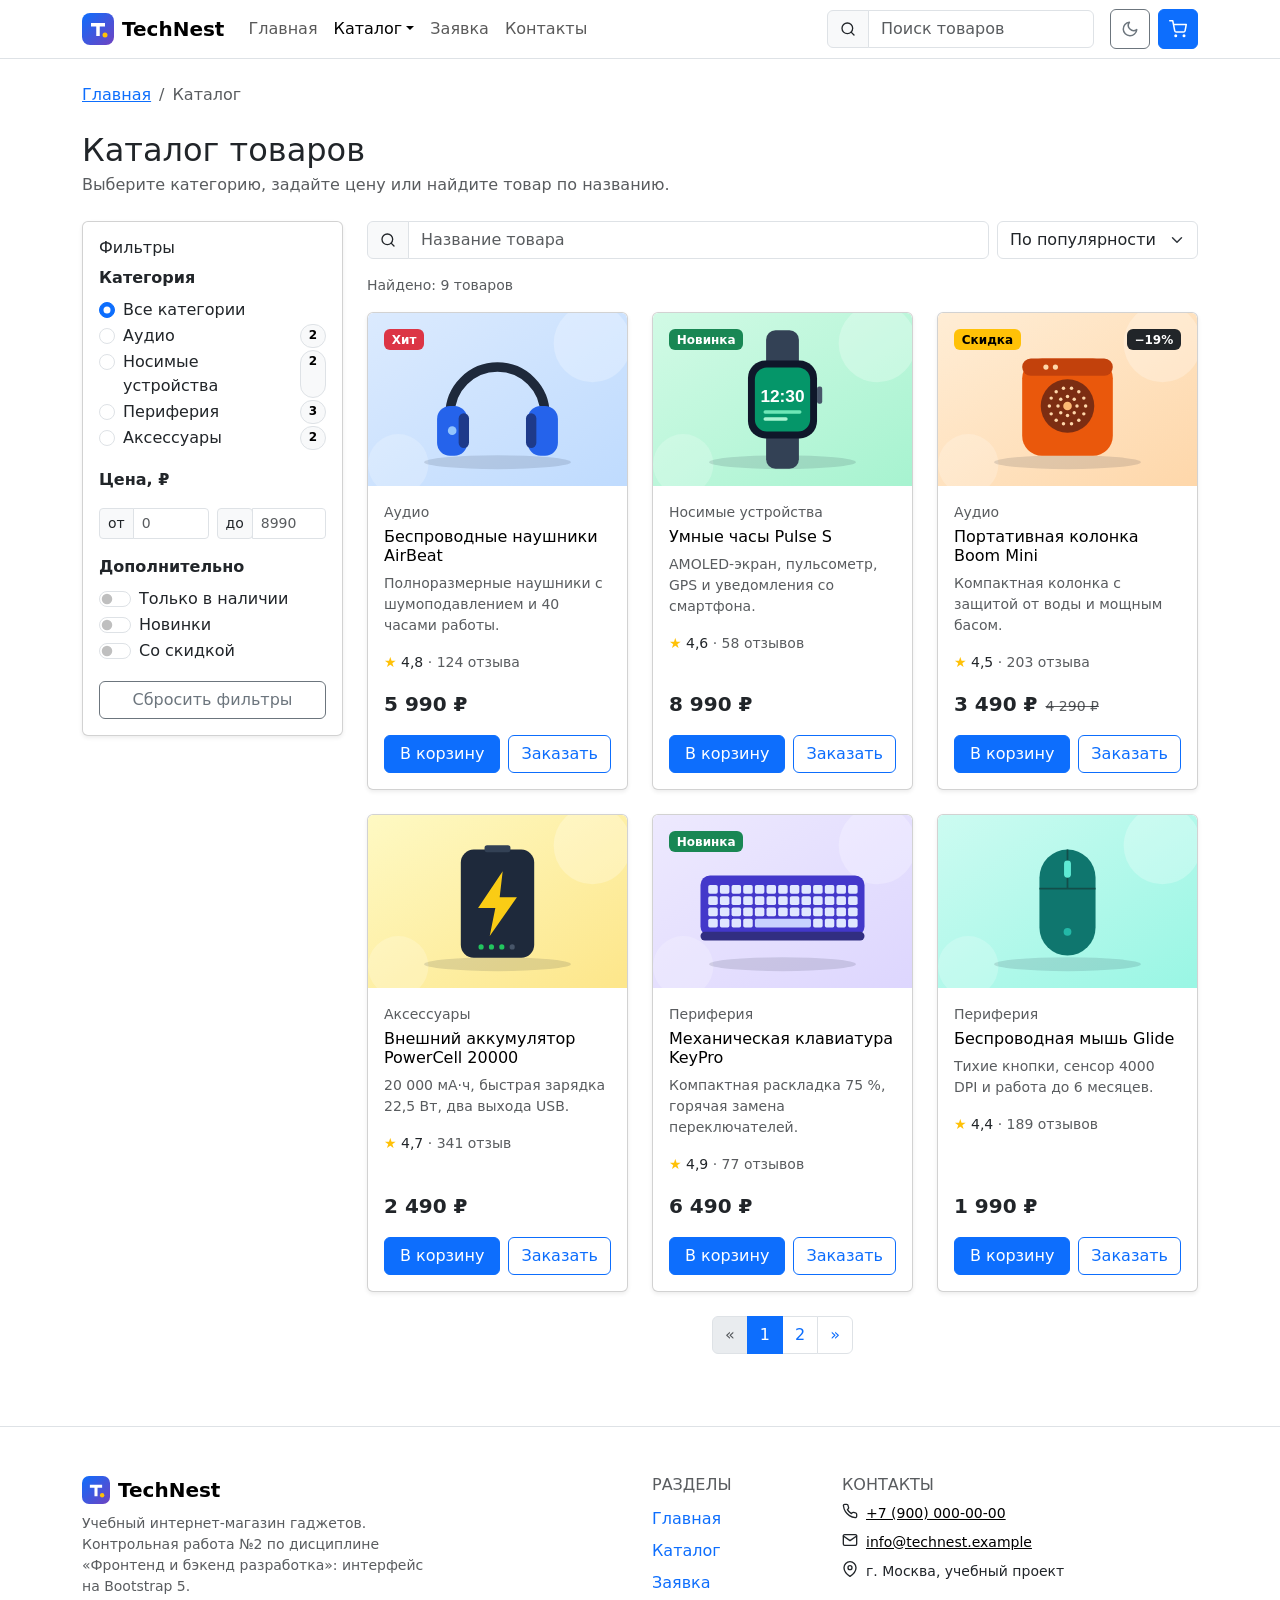
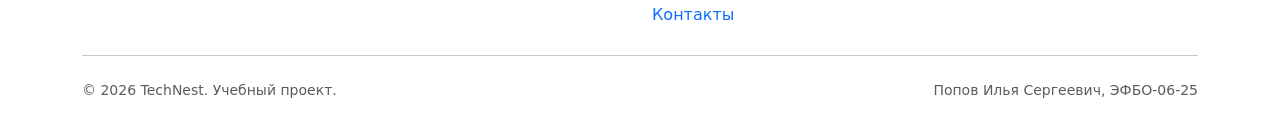
<file: catalog.html>
<!DOCTYPE html>
<html lang="ru" data-bs-theme="light">
<head>
  <meta charset="UTF-8">
  <meta name="viewport" content="width=device-width, initial-scale=1">
  <title>Каталог товаров — TechNest</title>
  <meta name="description" content="Каталог учебного интернет-магазина TechNest: фильтры по категориям и цене, сортировка, поиск и карточки товаров на Bootstrap.">
  <meta name="theme-color" content="#0d6efd">

  <meta property="og:type" content="website">
  <meta property="og:site_name" content="TechNest">
  <meta property="og:title" content="Каталог товаров — TechNest">
  <meta property="og:description" content="Каталог учебного интернет-магазина TechNest: фильтры по категориям и цене, сортировка, поиск и карточки товаров на Bootstrap.">
  <meta property="og:url" content="https://gothplug.github.io/kr2-bootstrap-shop/catalog.html">
  <meta property="og:image" content="https://gothplug.github.io/kr2-bootstrap-shop/images/og-preview.png">

  <link rel="icon" href="images/favicon.svg" type="image/svg+xml">

  <!-- Bootstrap подключён локально из vendor/bootstrap/, custom.css — после него -->
  <link rel="stylesheet" href="vendor/bootstrap/css/bootstrap.min.css">
  <link rel="stylesheet" href="css/custom.css">

  <!-- Тема применяется до отрисовки страницы, чтобы не было «мигания» -->
  <script src="js/theme.js"></script>
</head>
<body>
  <a class="visually-hidden-focusable position-absolute top-0 start-0 m-2 btn btn-light z-3" href="#main">Перейти к содержимому</a>

  <header class="site-header sticky-top">
    <nav class="navbar navbar-expand-lg bg-body border-bottom" aria-label="Основная навигация">
      <div class="container">
        <a class="navbar-brand d-flex align-items-center gap-2 fw-bold" href="index.html">
          <img src="images/favicon.svg" alt="" width="32" height="32">
          TechNest
        </a>

        <div class="d-flex align-items-center gap-2 order-lg-last ms-lg-3">
          <button class="btn btn-outline-secondary btn-icon js-theme-toggle" type="button"
                  data-bs-toggle="tooltip" data-bs-placement="bottom" data-bs-title="Сменить тему"
                  aria-label="Сменить тему оформления">
            <svg class="icon theme-icon theme-icon--moon" width="18" height="18" viewBox="0 0 24 24" fill="none" stroke="currentColor" stroke-width="2" stroke-linecap="round" stroke-linejoin="round" aria-hidden="true" focusable="false"><path d="M21 12.79A9 9 0 1 1 11.21 3 7 7 0 0 0 21 12.79z"/></svg>
            <svg class="icon theme-icon theme-icon--sun" width="18" height="18" viewBox="0 0 24 24" fill="none" stroke="currentColor" stroke-width="2" stroke-linecap="round" stroke-linejoin="round" aria-hidden="true" focusable="false"><circle cx="12" cy="12" r="5"/><path d="M12 1v2M12 21v2M4.22 4.22l1.42 1.42M18.36 18.36l1.42 1.42M1 12h2M21 12h2M4.22 19.78l1.42-1.42M18.36 5.64l1.42-1.42"/></svg>
          </button>
          <button class="btn btn-primary btn-icon position-relative" type="button"
                  data-bs-toggle="offcanvas" data-bs-target="#cartOffcanvas" aria-controls="cartOffcanvas"
                  aria-label="Открыть корзину">
            <svg class="icon" width="18" height="18" viewBox="0 0 24 24" fill="none" stroke="currentColor" stroke-width="2" stroke-linecap="round" stroke-linejoin="round" aria-hidden="true" focusable="false"><circle cx="9" cy="21" r="1"/><circle cx="20" cy="21" r="1"/><path d="M1 1h4l2.68 13.39a2 2 0 0 0 2 1.61h9.72a2 2 0 0 0 2-1.61L23 6H6"/></svg>
            <span class="position-absolute top-0 start-100 translate-middle badge rounded-pill text-bg-danger js-cart-count d-none">0</span>
          </button>
          <button class="navbar-toggler" type="button" data-bs-toggle="collapse" data-bs-target="#mainNav"
                  aria-controls="mainNav" aria-expanded="false" aria-label="Открыть меню">
            <span class="navbar-toggler-icon"></span>
          </button>
        </div>

        <div class="collapse navbar-collapse" id="mainNav">
          <ul class="navbar-nav me-auto mb-2 mb-lg-0">
            <li class="nav-item"><a class="nav-link" href="index.html">Главная</a></li>
            <li class="nav-item dropdown">
              <a class="nav-link active dropdown-toggle" href="catalog.html" role="button" data-bs-toggle="dropdown" aria-expanded="false" aria-current="page">Каталог</a>
              <ul class="dropdown-menu">
                <li><a class="dropdown-item" href="catalog.html">Все товары</a></li>
                <li><hr class="dropdown-divider"></li>
                <li><a class="dropdown-item" href="catalog.html?category=audio">Аудио</a></li>
                <li><a class="dropdown-item" href="catalog.html?category=wearables">Носимые устройства</a></li>
                <li><a class="dropdown-item" href="catalog.html?category=peripherals">Периферия</a></li>
                <li><a class="dropdown-item" href="catalog.html?category=accessories">Аксессуары</a></li>
                <li><hr class="dropdown-divider"></li>
                <li><a class="dropdown-item" href="catalog.html?only=new">Новинки</a></li>
                <li><a class="dropdown-item" href="catalog.html?only=sale">Со скидкой</a></li>
              </ul>
            </li>
            <li class="nav-item"><a class="nav-link" href="order.html">Заявка</a></li>
            <li class="nav-item"><a class="nav-link" href="contacts.html">Контакты</a></li>
          </ul>

          <form class="mb-2 mb-lg-0" action="catalog.html" method="get" role="search">
            <div class="input-group">
              <span class="input-group-text"><svg class="icon" width="16" height="16" viewBox="0 0 24 24" fill="none" stroke="currentColor" stroke-width="2" stroke-linecap="round" stroke-linejoin="round" aria-hidden="true" focusable="false"><circle cx="11" cy="11" r="8"/><path d="M21 21l-4.35-4.35"/></svg></span>
              <input class="form-control" type="search" name="q" placeholder="Поиск товаров" aria-label="Поиск товаров">
            </div>
          </form>
        </div>
      </div>
    </nav>
  </header>
    <nav class="container pt-4" aria-label="Хлебные крошки">
      <ol class="breadcrumb mb-0">
        <li class="breadcrumb-item"><a href="index.html">Главная</a></li>
        <li class="breadcrumb-item active" aria-current="page" data-field="breadcrumb-current">Каталог</li>
      </ol>
    </nav>

  <main id="main" class="container py-4">
    <div class="mb-4">
      <h1 class="h2 mb-1">Каталог товаров</h1>
      <p class="text-body-secondary mb-0">Выберите категорию, задайте цену или найдите товар по названию.</p>
    </div>

    <div class="row g-4">
      <!-- Фильтры: на широком экране — колонка, на узком — выезжающая панель (offcanvas-lg).
           mt-0 убирает пустой отступ g-4 на телефоне, где колонка фильтров скрыта. -->
      <aside class="col-12 col-lg-3 mt-0 mt-lg-4">
        <div class="offcanvas-lg offcanvas-start catalog-filters" tabindex="-1" id="filtersOffcanvas" aria-labelledby="filtersTitle">
          <div class="offcanvas-header border-bottom">
            <h2 class="offcanvas-title h5" id="filtersTitle">Фильтры</h2>
            <button type="button" class="btn-close" data-bs-dismiss="offcanvas" data-bs-target="#filtersOffcanvas" aria-label="Закрыть"></button>
          </div>
          <div class="offcanvas-body">
            <form class="card card-body w-100 shadow-sm" id="filtersForm">
              <h2 class="h6 d-none d-lg-block">Фильтры</h2>

              <fieldset class="mb-3">
                <legend class="form-label fs-6 fw-semibold">Категория</legend>
              <div class="form-check">
                <input class="form-check-input" type="radio" name="category" id="catAll" value="all" checked>
                <label class="form-check-label" for="catAll">Все категории</label>
              </div>
              <div class="form-check">
                <input class="form-check-input" type="radio" name="category" id="cat-audio" value="audio">
                <label class="form-check-label d-flex justify-content-between" for="cat-audio">Аудио <span class="badge rounded-pill text-bg-light border ms-2">2</span></label>
              </div>
              <div class="form-check">
                <input class="form-check-input" type="radio" name="category" id="cat-wearables" value="wearables">
                <label class="form-check-label d-flex justify-content-between" for="cat-wearables">Носимые устройства <span class="badge rounded-pill text-bg-light border ms-2">2</span></label>
              </div>
              <div class="form-check">
                <input class="form-check-input" type="radio" name="category" id="cat-peripherals" value="peripherals">
                <label class="form-check-label d-flex justify-content-between" for="cat-peripherals">Периферия <span class="badge rounded-pill text-bg-light border ms-2">3</span></label>
              </div>
              <div class="form-check">
                <input class="form-check-input" type="radio" name="category" id="cat-accessories" value="accessories">
                <label class="form-check-label d-flex justify-content-between" for="cat-accessories">Аксессуары <span class="badge rounded-pill text-bg-light border ms-2">2</span></label>
              </div>
              </fieldset>

              <fieldset class="mb-3">
                <legend class="form-label fs-6 fw-semibold">Цена, ₽</legend>
                <div class="row g-2">
                  <div class="col-6">
                    <div class="input-group input-group-sm">
                      <span class="input-group-text">от</span>
                      <input class="form-control" id="priceFrom" name="priceFrom" type="number" min="0" step="100" placeholder="0" aria-label="Цена от">
                    </div>
                  </div>
                  <div class="col-6">
                    <div class="input-group input-group-sm has-validation">
                      <span class="input-group-text">до</span>
                      <input class="form-control" id="priceTo" name="priceTo" type="number" min="0" step="100" placeholder="8990" aria-label="Цена до" aria-describedby="priceError">
                    </div>
                  </div>
                </div>
                <div class="invalid-feedback small js-price-error" id="priceError">«До» должно быть больше, чем «от».</div>
              </fieldset>

              <fieldset class="mb-3">
                <legend class="form-label fs-6 fw-semibold">Дополнительно</legend>
                <div class="form-check form-switch">
                  <input class="form-check-input" type="checkbox" role="switch" id="onlyInStock" name="inStock">
                  <label class="form-check-label" for="onlyInStock">Только в наличии</label>
                </div>
                <div class="form-check form-switch">
                  <input class="form-check-input" type="checkbox" role="switch" id="onlyNew" name="onlyNew">
                  <label class="form-check-label" for="onlyNew">Новинки</label>
                </div>
                <div class="form-check form-switch">
                  <input class="form-check-input" type="checkbox" role="switch" id="onlySale" name="onlySale">
                  <label class="form-check-label" for="onlySale">Со скидкой</label>
                </div>
              </fieldset>

              <div class="d-grid gap-2">
                <button class="btn btn-primary d-lg-none js-filters-apply" type="button" data-bs-dismiss="offcanvas" data-bs-target="#filtersOffcanvas">Показать товары</button>
                <button class="btn btn-outline-secondary" type="reset">Сбросить фильтры</button>
              </div>
            </form>
          </div>
        </div>
      </aside>

      <!-- Список товаров -->
      <section class="col-12 col-lg-9" aria-labelledby="catalogListTitle">
        <h2 class="visually-hidden" id="catalogListTitle">Список товаров</h2>

        <div class="row g-2 align-items-center mb-3">
          <div class="col-12 col-md">
            <div class="input-group">
              <span class="input-group-text"><svg class="icon" width="16" height="16" viewBox="0 0 24 24" fill="none" stroke="currentColor" stroke-width="2" stroke-linecap="round" stroke-linejoin="round" aria-hidden="true" focusable="false"><circle cx="11" cy="11" r="8"/><path d="M21 21l-4.35-4.35"/></svg></span>
              <input class="form-control" id="catalogSearch" type="search" placeholder="Название товара" aria-label="Поиск по каталогу">
            </div>
          </div>
          <div class="col-8 col-md-auto">
            <label class="visually-hidden" for="catalogSort">Сортировка</label>
            <select class="form-select" id="catalogSort">
              <option value="popular" selected>По популярности</option>
              <option value="price-asc">Сначала дешевле</option>
              <option value="price-desc">Сначала дороже</option>
              <option value="rating">По рейтингу</option>
              <option value="name">По названию</option>
            </select>
          </div>
          <div class="col-4 d-lg-none">
            <button class="btn btn-outline-primary w-100 d-flex align-items-center justify-content-center gap-2" type="button"
                    data-bs-toggle="offcanvas" data-bs-target="#filtersOffcanvas" aria-controls="filtersOffcanvas">
              <svg class="icon" width="16" height="16" viewBox="0 0 24 24" fill="none" stroke="currentColor" stroke-width="2" stroke-linecap="round" stroke-linejoin="round" aria-hidden="true" focusable="false"><path d="M22 3H2l8 9.46V19l4 2v-8.54z"/></svg> Фильтры
            </button>
          </div>
        </div>

        <div class="d-flex flex-wrap align-items-center gap-2 mb-3">
          <p class="mb-0 text-body-secondary small me-2" id="catalogCount" aria-live="polite">Найдено: 9 товаров</p>
          <div class="d-flex flex-wrap gap-2" id="activeFilters"></div>
        </div>

        <div class="row g-4" id="productsGrid">
      <div class="col-12 col-sm-6 col-xl-4 js-product-col" data-id="1">
        <article class="card h-100 shadow-sm product-card">
          <a class="product-card__media" href="product.html?id=1" tabindex="-1" aria-hidden="true">
            <img class="card-img-top" src="images/products/headphones.svg" alt="" width="600" height="400" loading="lazy">
          </a>
          <span class="badge text-bg-danger position-absolute top-0 start-0 m-3">Хит</span>
          <div class="card-body d-flex flex-column">
            <p class="small text-body-secondary mb-1">Аудио</p>
            <h2 class="card-title h6"><a class="link-body-emphasis text-decoration-none product-card__link" href="product.html?id=1">Беспроводные наушники AirBeat</a></h2>
            <p class="card-text small text-body-secondary">Полноразмерные наушники с шумоподавлением и 40 часами работы.</p>
            <p class="small mb-3"><span class="text-warning" aria-hidden="true">★</span> 4,8 <span class="text-body-secondary">· 124 отзыва</span></p>
            <div class="mt-auto d-flex align-items-baseline gap-2 mb-3">
              <span class="fs-5 fw-bold">5 990 ₽</span>
            </div>
            <div class="d-flex gap-2">
              <button class="btn btn-primary flex-grow-1 js-add-to-cart" type="button" data-product-id="1">В корзину</button>
              <button class="btn btn-outline-primary" type="button" data-bs-toggle="modal" data-bs-target="#quickOrderModal" data-product-id="1">Заказать</button>
            </div>
          </div>
        </article>
      </div>
      <div class="col-12 col-sm-6 col-xl-4 js-product-col" data-id="2">
        <article class="card h-100 shadow-sm product-card">
          <a class="product-card__media" href="product.html?id=2" tabindex="-1" aria-hidden="true">
            <img class="card-img-top" src="images/products/smartwatch.svg" alt="" width="600" height="400" loading="lazy">
          </a>
          <span class="badge text-bg-success position-absolute top-0 start-0 m-3">Новинка</span>
          <div class="card-body d-flex flex-column">
            <p class="small text-body-secondary mb-1">Носимые устройства</p>
            <h2 class="card-title h6"><a class="link-body-emphasis text-decoration-none product-card__link" href="product.html?id=2">Умные часы Pulse S</a></h2>
            <p class="card-text small text-body-secondary">AMOLED-экран, пульсометр, GPS и уведомления со смартфона.</p>
            <p class="small mb-3"><span class="text-warning" aria-hidden="true">★</span> 4,6 <span class="text-body-secondary">· 58 отзывов</span></p>
            <div class="mt-auto d-flex align-items-baseline gap-2 mb-3">
              <span class="fs-5 fw-bold">8 990 ₽</span>
            </div>
            <div class="d-flex gap-2">
              <button class="btn btn-primary flex-grow-1 js-add-to-cart" type="button" data-product-id="2">В корзину</button>
              <button class="btn btn-outline-primary" type="button" data-bs-toggle="modal" data-bs-target="#quickOrderModal" data-product-id="2">Заказать</button>
            </div>
          </div>
        </article>
      </div>
      <div class="col-12 col-sm-6 col-xl-4 js-product-col" data-id="3">
        <article class="card h-100 shadow-sm product-card">
          <a class="product-card__media" href="product.html?id=3" tabindex="-1" aria-hidden="true">
            <img class="card-img-top" src="images/products/speaker.svg" alt="" width="600" height="400" loading="lazy">
          </a>
          <span class="badge text-bg-warning position-absolute top-0 start-0 m-3">Скидка</span>
          <span class="badge text-bg-dark position-absolute top-0 end-0 m-3">−19%</span>
          <div class="card-body d-flex flex-column">
            <p class="small text-body-secondary mb-1">Аудио</p>
            <h2 class="card-title h6"><a class="link-body-emphasis text-decoration-none product-card__link" href="product.html?id=3">Портативная колонка Boom Mini</a></h2>
            <p class="card-text small text-body-secondary">Компактная колонка с защитой от воды и мощным басом.</p>
            <p class="small mb-3"><span class="text-warning" aria-hidden="true">★</span> 4,5 <span class="text-body-secondary">· 203 отзыва</span></p>
            <div class="mt-auto d-flex align-items-baseline gap-2 mb-3">
              <span class="fs-5 fw-bold">3 490 ₽</span>
            <del class="text-body-secondary small">4 290 ₽</del>
            </div>
            <div class="d-flex gap-2">
              <button class="btn btn-primary flex-grow-1 js-add-to-cart" type="button" data-product-id="3">В корзину</button>
              <button class="btn btn-outline-primary" type="button" data-bs-toggle="modal" data-bs-target="#quickOrderModal" data-product-id="3">Заказать</button>
            </div>
          </div>
        </article>
      </div>
      <div class="col-12 col-sm-6 col-xl-4 js-product-col" data-id="4">
        <article class="card h-100 shadow-sm product-card">
          <a class="product-card__media" href="product.html?id=4" tabindex="-1" aria-hidden="true">
            <img class="card-img-top" src="images/products/powerbank.svg" alt="" width="600" height="400" loading="lazy">
          </a>
          <div class="card-body d-flex flex-column">
            <p class="small text-body-secondary mb-1">Аксессуары</p>
            <h2 class="card-title h6"><a class="link-body-emphasis text-decoration-none product-card__link" href="product.html?id=4">Внешний аккумулятор PowerCell 20000</a></h2>
            <p class="card-text small text-body-secondary">20 000 мА·ч, быстрая зарядка 22,5 Вт, два выхода USB.</p>
            <p class="small mb-3"><span class="text-warning" aria-hidden="true">★</span> 4,7 <span class="text-body-secondary">· 341 отзыв</span></p>
            <div class="mt-auto d-flex align-items-baseline gap-2 mb-3">
              <span class="fs-5 fw-bold">2 490 ₽</span>
            </div>
            <div class="d-flex gap-2">
              <button class="btn btn-primary flex-grow-1 js-add-to-cart" type="button" data-product-id="4">В корзину</button>
              <button class="btn btn-outline-primary" type="button" data-bs-toggle="modal" data-bs-target="#quickOrderModal" data-product-id="4">Заказать</button>
            </div>
          </div>
        </article>
      </div>
      <div class="col-12 col-sm-6 col-xl-4 js-product-col" data-id="5">
        <article class="card h-100 shadow-sm product-card">
          <a class="product-card__media" href="product.html?id=5" tabindex="-1" aria-hidden="true">
            <img class="card-img-top" src="images/products/keyboard.svg" alt="" width="600" height="400" loading="lazy">
          </a>
          <span class="badge text-bg-success position-absolute top-0 start-0 m-3">Новинка</span>
          <div class="card-body d-flex flex-column">
            <p class="small text-body-secondary mb-1">Периферия</p>
            <h2 class="card-title h6"><a class="link-body-emphasis text-decoration-none product-card__link" href="product.html?id=5">Механическая клавиатура KeyPro</a></h2>
            <p class="card-text small text-body-secondary">Компактная раскладка 75 %, горячая замена переключателей.</p>
            <p class="small mb-3"><span class="text-warning" aria-hidden="true">★</span> 4,9 <span class="text-body-secondary">· 77 отзывов</span></p>
            <div class="mt-auto d-flex align-items-baseline gap-2 mb-3">
              <span class="fs-5 fw-bold">6 490 ₽</span>
            </div>
            <div class="d-flex gap-2">
              <button class="btn btn-primary flex-grow-1 js-add-to-cart" type="button" data-product-id="5">В корзину</button>
              <button class="btn btn-outline-primary" type="button" data-bs-toggle="modal" data-bs-target="#quickOrderModal" data-product-id="5">Заказать</button>
            </div>
          </div>
        </article>
      </div>
      <div class="col-12 col-sm-6 col-xl-4 js-product-col" data-id="6">
        <article class="card h-100 shadow-sm product-card">
          <a class="product-card__media" href="product.html?id=6" tabindex="-1" aria-hidden="true">
            <img class="card-img-top" src="images/products/mouse.svg" alt="" width="600" height="400" loading="lazy">
          </a>
          <div class="card-body d-flex flex-column">
            <p class="small text-body-secondary mb-1">Периферия</p>
            <h2 class="card-title h6"><a class="link-body-emphasis text-decoration-none product-card__link" href="product.html?id=6">Беспроводная мышь Glide</a></h2>
            <p class="card-text small text-body-secondary">Тихие кнопки, сенсор 4000 DPI и работа до 6 месяцев.</p>
            <p class="small mb-3"><span class="text-warning" aria-hidden="true">★</span> 4,4 <span class="text-body-secondary">· 189 отзывов</span></p>
            <div class="mt-auto d-flex align-items-baseline gap-2 mb-3">
              <span class="fs-5 fw-bold">1 990 ₽</span>
            </div>
            <div class="d-flex gap-2">
              <button class="btn btn-primary flex-grow-1 js-add-to-cart" type="button" data-product-id="6">В корзину</button>
              <button class="btn btn-outline-primary" type="button" data-bs-toggle="modal" data-bs-target="#quickOrderModal" data-product-id="6">Заказать</button>
            </div>
          </div>
        </article>
      </div>
      <div class="col-12 col-sm-6 col-xl-4 js-product-col" data-id="7">
        <article class="card h-100 shadow-sm product-card">
          <a class="product-card__media" href="product.html?id=7" tabindex="-1" aria-hidden="true">
            <img class="card-img-top" src="images/products/webcam.svg" alt="" width="600" height="400" loading="lazy">
          </a>
          <span class="badge text-bg-warning position-absolute top-0 start-0 m-3">Скидка</span>
          <span class="badge text-bg-dark position-absolute top-0 end-0 m-3">−20%</span>
          <div class="card-body d-flex flex-column">
            <p class="small text-body-secondary mb-1">Периферия</p>
            <h2 class="card-title h6"><a class="link-body-emphasis text-decoration-none product-card__link" href="product.html?id=7">Веб-камера ClearView HD</a></h2>
            <p class="card-text small text-body-secondary">Full HD 60 к/с, автофокус и два микрофона.</p>
            <p class="small mb-3"><span class="text-warning" aria-hidden="true">★</span> 4,3 <span class="text-body-secondary">· 96 отзывов</span></p>
            <div class="mt-auto d-flex align-items-baseline gap-2 mb-3">
              <span class="fs-5 fw-bold">3 990 ₽</span>
            <del class="text-body-secondary small">4 990 ₽</del>
            </div>
            <div class="d-flex gap-2">
              <button class="btn btn-secondary flex-grow-1" type="button" disabled>Нет в наличии</button>
              <button class="btn btn-outline-primary" type="button" data-bs-toggle="modal" data-bs-target="#quickOrderModal" data-product-id="7">Заказать</button>
            </div>
          </div>
        </article>
      </div>
      <div class="col-12 col-sm-6 col-xl-4 js-product-col" data-id="8">
        <article class="card h-100 shadow-sm product-card">
          <a class="product-card__media" href="product.html?id=8" tabindex="-1" aria-hidden="true">
            <img class="card-img-top" src="images/products/usb-hub.svg" alt="" width="600" height="400" loading="lazy">
          </a>
          <span class="badge text-bg-success position-absolute top-0 start-0 m-3">Новинка</span>
          <div class="card-body d-flex flex-column">
            <p class="small text-body-secondary mb-1">Аксессуары</p>
            <h2 class="card-title h6"><a class="link-body-emphasis text-decoration-none product-card__link" href="product.html?id=8">USB-C хаб 7 в 1</a></h2>
            <p class="card-text small text-body-secondary">HDMI 4K, три USB-A, кардридер и зарядка 100 Вт.</p>
            <p class="small mb-3"><span class="text-warning" aria-hidden="true">★</span> 4,6 <span class="text-body-secondary">· 64 отзыва</span></p>
            <div class="mt-auto d-flex align-items-baseline gap-2 mb-3">
              <span class="fs-5 fw-bold">2 990 ₽</span>
            </div>
            <div class="d-flex gap-2">
              <button class="btn btn-primary flex-grow-1 js-add-to-cart" type="button" data-product-id="8">В корзину</button>
              <button class="btn btn-outline-primary" type="button" data-bs-toggle="modal" data-bs-target="#quickOrderModal" data-product-id="8">Заказать</button>
            </div>
          </div>
        </article>
      </div>
      <div class="col-12 col-sm-6 col-xl-4 js-product-col" data-id="9">
        <article class="card h-100 shadow-sm product-card">
          <a class="product-card__media" href="product.html?id=9" tabindex="-1" aria-hidden="true">
            <img class="card-img-top" src="images/products/fitness-band.svg" alt="" width="600" height="400" loading="lazy">
          </a>
          <span class="badge text-bg-danger position-absolute top-0 start-0 m-3">Хит</span>
          <div class="card-body d-flex flex-column">
            <p class="small text-body-secondary mb-1">Носимые устройства</p>
            <h2 class="card-title h6"><a class="link-body-emphasis text-decoration-none product-card__link" href="product.html?id=9">Фитнес-браслет Fit Band</a></h2>
            <p class="card-text small text-body-secondary">Шаги, сон, пульс и 14 дней без подзарядки.</p>
            <p class="small mb-3"><span class="text-warning" aria-hidden="true">★</span> 4,7 <span class="text-body-secondary">· 412 отзывов</span></p>
            <div class="mt-auto d-flex align-items-baseline gap-2 mb-3">
              <span class="fs-5 fw-bold">2 790 ₽</span>
            </div>
            <div class="d-flex gap-2">
              <button class="btn btn-primary flex-grow-1 js-add-to-cart" type="button" data-product-id="9">В корзину</button>
              <button class="btn btn-outline-primary" type="button" data-bs-toggle="modal" data-bs-target="#quickOrderModal" data-product-id="9">Заказать</button>
            </div>
          </div>
        </article>
      </div>
        </div>

        <div class="alert alert-warning mt-4 d-none" id="catalogEmpty" role="status">
          <h3 class="alert-heading h6">Ничего не найдено</h3>
          <p class="mb-2">Попробуйте изменить условия поиска или сбросить фильтры.</p>
          <button class="btn btn-sm btn-warning js-reset-all" type="button">Сбросить всё</button>
        </div>

        <nav class="mt-4" aria-label="Страницы каталога">
          <ul class="pagination justify-content-center mb-0" id="catalogPagination"></ul>
        </nav>
      </section>
    </div>
  </main>

  <footer class="site-footer border-top mt-5 pt-5 pb-4">
    <div class="container">
      <div class="row g-4">
        <div class="col-12 col-md-6 col-lg-4">
          <a class="d-inline-flex align-items-center gap-2 fw-bold fs-5 link-body-emphasis text-decoration-none mb-2" href="index.html">
            <img src="images/favicon.svg" alt="" width="28" height="28"> TechNest
          </a>
          <p class="text-body-secondary small mb-0">
            Учебный интернет-магазин гаджетов. Контрольная работа №2 по дисциплине
            «Фронтенд и бэкенд разработка»: интерфейс на Bootstrap 5.
          </p>
        </div>
        <div class="col-6 col-md-3 col-lg-2 offset-lg-2">
          <h2 class="h6 text-uppercase text-body-secondary">Разделы</h2>
          <ul class="nav flex-column">
            <li class="nav-item"><a class="nav-link px-0 py-1" href="index.html">Главная</a></li>
            <li class="nav-item"><a class="nav-link px-0 py-1" href="catalog.html">Каталог</a></li>
            <li class="nav-item"><a class="nav-link px-0 py-1" href="order.html">Заявка</a></li>
            <li class="nav-item"><a class="nav-link px-0 py-1" href="contacts.html">Контакты</a></li>
          </ul>
        </div>
        <div class="col-6 col-md-3 col-lg-4">
          <h2 class="h6 text-uppercase text-body-secondary">Контакты</h2>
          <ul class="list-unstyled small mb-0">
            <li class="mb-2 d-flex gap-2"><svg class="icon" width="16" height="16" viewBox="0 0 24 24" fill="none" stroke="currentColor" stroke-width="2" stroke-linecap="round" stroke-linejoin="round" aria-hidden="true" focusable="false"><path d="M22 16.92v3a2 2 0 0 1-2.18 2 19.79 19.79 0 0 1-8.63-3.07 19.5 19.5 0 0 1-6-6 19.79 19.79 0 0 1-3.07-8.67A2 2 0 0 1 4.11 2h3a2 2 0 0 1 2 1.72c.13.96.36 1.9.7 2.81a2 2 0 0 1-.45 2.11L8.09 9.91a16 16 0 0 0 6 6l1.27-1.27a2 2 0 0 1 2.11-.45c.91.34 1.85.57 2.81.7A2 2 0 0 1 22 16.92z"/></svg> <a class="link-body-emphasis" href="tel:+79000000000">+7 (900) 000-00-00</a></li>
            <li class="mb-2 d-flex gap-2"><svg class="icon" width="16" height="16" viewBox="0 0 24 24" fill="none" stroke="currentColor" stroke-width="2" stroke-linecap="round" stroke-linejoin="round" aria-hidden="true" focusable="false"><path d="M4 4h16c1.1 0 2 .9 2 2v12c0 1.1-.9 2-2 2H4c-1.1 0-2-.9-2-2V6c0-1.1.9-2 2-2z"/><path d="M22 6l-10 7L2 6"/></svg> <a class="link-body-emphasis" href="mailto:info@technest.example">info@technest.example</a></li>
            <li class="d-flex gap-2"><svg class="icon" width="16" height="16" viewBox="0 0 24 24" fill="none" stroke="currentColor" stroke-width="2" stroke-linecap="round" stroke-linejoin="round" aria-hidden="true" focusable="false"><path d="M21 10c0 7-9 13-9 13s-9-6-9-13a9 9 0 0 1 18 0z"/><circle cx="12" cy="10" r="3"/></svg> г. Москва, учебный проект</li>
          </ul>
        </div>
      </div>
      <hr class="my-4">
      <div class="d-flex flex-column flex-md-row justify-content-between gap-2 small text-body-secondary">
        <p class="mb-0">&copy; 2026 TechNest. Учебный проект.</p>
        <p class="mb-0">Попов Илья Сергеевич, ЭФБО-06-25</p>
      </div>
    </div>
  </footer>

  <!-- Корзина: offcanvas, содержимое строит js/main.js -->
  <div class="offcanvas offcanvas-end" tabindex="-1" id="cartOffcanvas" aria-labelledby="cartOffcanvasLabel">
    <div class="offcanvas-header border-bottom">
      <h2 class="offcanvas-title h5" id="cartOffcanvasLabel">Корзина</h2>
      <button type="button" class="btn-close" data-bs-dismiss="offcanvas" aria-label="Закрыть"></button>
    </div>
    <div class="offcanvas-body d-flex flex-column">
      <div class="alert alert-secondary js-cart-empty" role="status">
        Корзина пока пуста. Добавьте товары из <a href="catalog.html" class="alert-link">каталога</a>.
      </div>
      <ul class="list-group list-group-flush mb-3 js-cart-items"></ul>
      <div class="mt-auto js-cart-footer d-none">
        <div class="d-flex justify-content-between align-items-baseline mb-3">
          <span class="text-body-secondary">Итого:</span>
          <span class="fs-4 fw-bold js-cart-total">0 ₽</span>
        </div>
        <div class="d-grid gap-2">
          <a class="btn btn-primary btn-lg" href="order.html?from=cart">Оформить заявку</a>
          <button class="btn btn-outline-danger js-cart-clear" type="button">Очистить корзину</button>
        </div>
      </div>
    </div>
  </div>

  <!-- Модальное окно быстрого заказа -->
  <div class="modal fade" id="quickOrderModal" tabindex="-1" aria-labelledby="quickOrderTitle" aria-hidden="true">
    <div class="modal-dialog modal-dialog-centered">
      <div class="modal-content">
        <form class="needs-validation" id="quickOrderForm" novalidate>
          <div class="modal-header">
            <h2 class="modal-title h5" id="quickOrderTitle">Быстрый заказ</h2>
            <button type="button" class="btn-close" data-bs-dismiss="modal" aria-label="Закрыть"></button>
          </div>
          <div class="modal-body">
            <div class="alert alert-success d-none js-quick-success" role="status"></div>

            <div class="js-quick-fields">
            <div class="d-flex align-items-center gap-3 p-3 rounded-3 bg-body-tertiary mb-3">
              <img class="rounded-2 js-quick-image" src="images/products/headphones.svg" alt="" width="72" height="48">
              <div>
                <p class="fw-semibold mb-0 js-quick-name">Товар не выбран</p>
                <p class="text-body-secondary small mb-0 js-quick-price"></p>
              </div>
            </div>
            <input type="hidden" name="product" class="js-quick-product">

            <div class="mb-3">
              <label class="form-label" for="quickName">Имя</label>
              <input class="form-control" id="quickName" name="name" type="text" autocomplete="given-name" minlength="2" required>
              <div class="invalid-feedback">Введите имя (не короче 2 символов).</div>
            </div>

            <div class="mb-3">
              <label class="form-label" for="quickPhone">Телефон</label>
              <div class="input-group has-validation">
                <span class="input-group-text">+7</span>
                <input class="form-control" id="quickPhone" name="phone" type="tel" inputmode="tel" autocomplete="tel-national"
                       placeholder="(900) 000-00-00" pattern="\(\d{3}\) \d{3}-\d{2}-\d{2}" data-phone-mask required>
                <div class="invalid-feedback">Введите номер в формате (900) 000-00-00.</div>
              </div>
            </div>

            <div class="mb-3">
              <label class="form-label" for="quickQty">Количество</label>
              <select class="form-select" id="quickQty" name="quantity">
                <option value="1" selected>1 шт.</option>
                <option value="2">2 шт.</option>
                <option value="3">3 шт.</option>
                <option value="4">4 шт.</option>
                <option value="5">5 шт.</option>
              </select>
            </div>

            <div class="form-check">
              <input class="form-check-input" id="quickAgreement" name="agreement" type="checkbox" required>
              <label class="form-check-label" for="quickAgreement">Я согласен на обработку персональных данных</label>
              <div class="invalid-feedback">Без согласия заявку отправить нельзя.</div>
            </div>
            </div>
          </div>
          <div class="modal-footer">
            <button type="button" class="btn btn-outline-secondary js-quick-cancel" data-bs-dismiss="modal">Отмена</button>
            <button type="submit" class="btn btn-primary js-quick-submit">Отправить заявку</button>
          </div>
        </form>
      </div>
    </div>
  </div>

  <!-- Всплывающие уведомления -->
  <div class="toast-container position-fixed bottom-0 end-0 p-3">
    <div class="toast align-items-center border-0" id="appToast" role="status" aria-live="polite" aria-atomic="true">
      <div class="d-flex">
        <div class="toast-body js-toast-text">Готово</div>
        <button type="button" class="btn-close me-2 m-auto" data-bs-dismiss="toast" aria-label="Закрыть"></button>
      </div>
    </div>
  </div>

  <button class="btn btn-primary btn-icon to-top js-to-top" type="button" aria-label="Наверх">
    <svg class="icon" width="20" height="20" viewBox="0 0 24 24" fill="none" stroke="currentColor" stroke-width="2" stroke-linecap="round" stroke-linejoin="round" aria-hidden="true" focusable="false"><path d="M12 19V5M5 12l7-7 7 7"/></svg>
  </button>

  <script src="vendor/bootstrap/js/bootstrap.bundle.min.js"></script>
  <script src="js/data.js"></script>
  <script src="js/main.js"></script>
  <script src="js/catalog.js"></script>
</body>
</html>
</file>
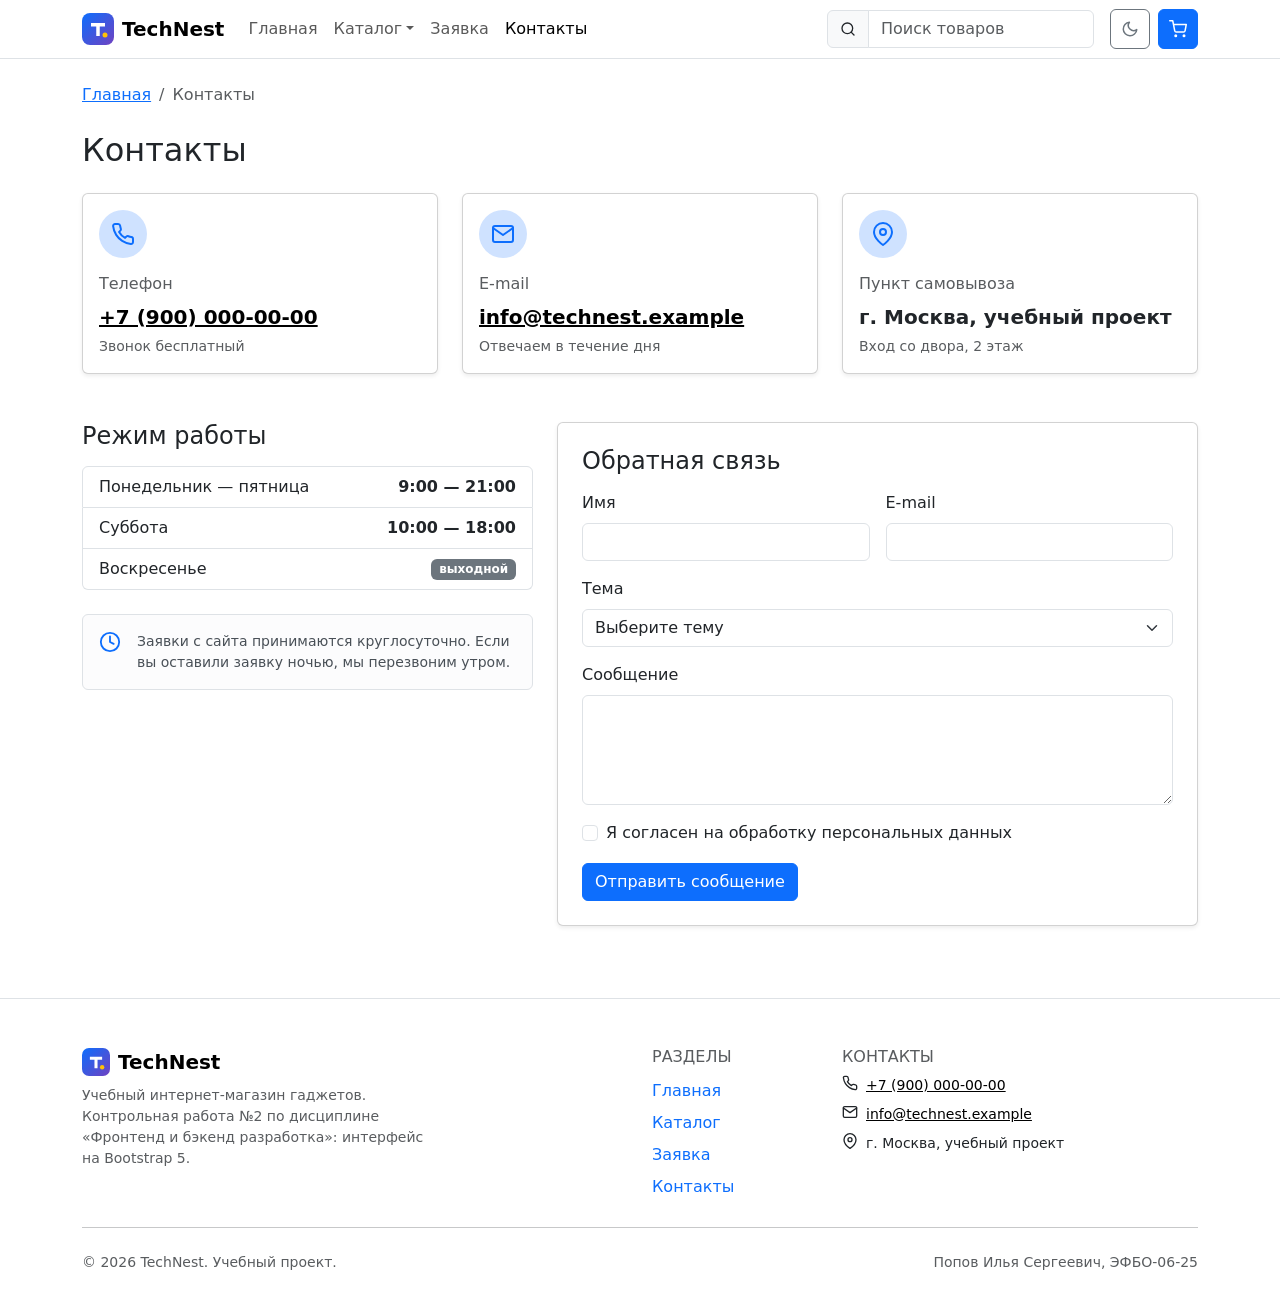
<file: contacts.html>
<!DOCTYPE html>
<html lang="ru" data-bs-theme="light">
<head>
  <meta charset="UTF-8">
  <meta name="viewport" content="width=device-width, initial-scale=1">
  <title>Контакты — TechNest</title>
  <meta name="description" content="Контакты учебного магазина TechNest: телефон, e-mail, адрес пункта самовывоза, режим работы и форма обратной связи.">
  <meta name="theme-color" content="#0d6efd">

  <meta property="og:type" content="website">
  <meta property="og:site_name" content="TechNest">
  <meta property="og:title" content="Контакты — TechNest">
  <meta property="og:description" content="Контакты учебного магазина TechNest: телефон, e-mail, адрес пункта самовывоза, режим работы и форма обратной связи.">
  <meta property="og:url" content="https://gothplug.github.io/kr2-bootstrap-shop/contacts.html">
  <meta property="og:image" content="https://gothplug.github.io/kr2-bootstrap-shop/images/og-preview.png">

  <link rel="icon" href="images/favicon.svg" type="image/svg+xml">

  <!-- Bootstrap подключён локально из vendor/bootstrap/, custom.css — после него -->
  <link rel="stylesheet" href="vendor/bootstrap/css/bootstrap.min.css">
  <link rel="stylesheet" href="css/custom.css">

  <!-- Тема применяется до отрисовки страницы, чтобы не было «мигания» -->
  <script src="js/theme.js"></script>
</head>
<body>
  <a class="visually-hidden-focusable position-absolute top-0 start-0 m-2 btn btn-light z-3" href="#main">Перейти к содержимому</a>

  <header class="site-header sticky-top">
    <nav class="navbar navbar-expand-lg bg-body border-bottom" aria-label="Основная навигация">
      <div class="container">
        <a class="navbar-brand d-flex align-items-center gap-2 fw-bold" href="index.html">
          <img src="images/favicon.svg" alt="" width="32" height="32">
          TechNest
        </a>

        <div class="d-flex align-items-center gap-2 order-lg-last ms-lg-3">
          <button class="btn btn-outline-secondary btn-icon js-theme-toggle" type="button"
                  data-bs-toggle="tooltip" data-bs-placement="bottom" data-bs-title="Сменить тему"
                  aria-label="Сменить тему оформления">
            <svg class="icon theme-icon theme-icon--moon" width="18" height="18" viewBox="0 0 24 24" fill="none" stroke="currentColor" stroke-width="2" stroke-linecap="round" stroke-linejoin="round" aria-hidden="true" focusable="false"><path d="M21 12.79A9 9 0 1 1 11.21 3 7 7 0 0 0 21 12.79z"/></svg>
            <svg class="icon theme-icon theme-icon--sun" width="18" height="18" viewBox="0 0 24 24" fill="none" stroke="currentColor" stroke-width="2" stroke-linecap="round" stroke-linejoin="round" aria-hidden="true" focusable="false"><circle cx="12" cy="12" r="5"/><path d="M12 1v2M12 21v2M4.22 4.22l1.42 1.42M18.36 18.36l1.42 1.42M1 12h2M21 12h2M4.22 19.78l1.42-1.42M18.36 5.64l1.42-1.42"/></svg>
          </button>
          <button class="btn btn-primary btn-icon position-relative" type="button"
                  data-bs-toggle="offcanvas" data-bs-target="#cartOffcanvas" aria-controls="cartOffcanvas"
                  aria-label="Открыть корзину">
            <svg class="icon" width="18" height="18" viewBox="0 0 24 24" fill="none" stroke="currentColor" stroke-width="2" stroke-linecap="round" stroke-linejoin="round" aria-hidden="true" focusable="false"><circle cx="9" cy="21" r="1"/><circle cx="20" cy="21" r="1"/><path d="M1 1h4l2.68 13.39a2 2 0 0 0 2 1.61h9.72a2 2 0 0 0 2-1.61L23 6H6"/></svg>
            <span class="position-absolute top-0 start-100 translate-middle badge rounded-pill text-bg-danger js-cart-count d-none">0</span>
          </button>
          <button class="navbar-toggler" type="button" data-bs-toggle="collapse" data-bs-target="#mainNav"
                  aria-controls="mainNav" aria-expanded="false" aria-label="Открыть меню">
            <span class="navbar-toggler-icon"></span>
          </button>
        </div>

        <div class="collapse navbar-collapse" id="mainNav">
          <ul class="navbar-nav me-auto mb-2 mb-lg-0">
            <li class="nav-item"><a class="nav-link" href="index.html">Главная</a></li>
            <li class="nav-item dropdown">
              <a class="nav-link dropdown-toggle" href="catalog.html" role="button" data-bs-toggle="dropdown" aria-expanded="false">Каталог</a>
              <ul class="dropdown-menu">
                <li><a class="dropdown-item" href="catalog.html">Все товары</a></li>
                <li><hr class="dropdown-divider"></li>
                <li><a class="dropdown-item" href="catalog.html?category=audio">Аудио</a></li>
                <li><a class="dropdown-item" href="catalog.html?category=wearables">Носимые устройства</a></li>
                <li><a class="dropdown-item" href="catalog.html?category=peripherals">Периферия</a></li>
                <li><a class="dropdown-item" href="catalog.html?category=accessories">Аксессуары</a></li>
                <li><hr class="dropdown-divider"></li>
                <li><a class="dropdown-item" href="catalog.html?only=new">Новинки</a></li>
                <li><a class="dropdown-item" href="catalog.html?only=sale">Со скидкой</a></li>
              </ul>
            </li>
            <li class="nav-item"><a class="nav-link" href="order.html">Заявка</a></li>
            <li class="nav-item"><a class="nav-link active" href="contacts.html" aria-current="page">Контакты</a></li>
          </ul>

          <form class="mb-2 mb-lg-0" action="catalog.html" method="get" role="search">
            <div class="input-group">
              <span class="input-group-text"><svg class="icon" width="16" height="16" viewBox="0 0 24 24" fill="none" stroke="currentColor" stroke-width="2" stroke-linecap="round" stroke-linejoin="round" aria-hidden="true" focusable="false"><circle cx="11" cy="11" r="8"/><path d="M21 21l-4.35-4.35"/></svg></span>
              <input class="form-control" type="search" name="q" placeholder="Поиск товаров" aria-label="Поиск товаров">
            </div>
          </form>
        </div>
      </div>
    </nav>
  </header>
    <nav class="container pt-4" aria-label="Хлебные крошки">
      <ol class="breadcrumb mb-0">
        <li class="breadcrumb-item"><a href="index.html">Главная</a></li>
        <li class="breadcrumb-item active" aria-current="page" data-field="breadcrumb-current">Контакты</li>
      </ol>
    </nav>

  <main id="main" class="container py-4">
    <h1 class="h2 mb-4">Контакты</h1>

    <div class="row g-4 mb-5">
      <div class="col-12 col-md-4">
        <div class="card h-100 shadow-sm position-relative">
          <div class="card-body">
            <span class="feature-card__icon mb-3"><svg class="icon" width="24" height="24" viewBox="0 0 24 24" fill="none" stroke="currentColor" stroke-width="2" stroke-linecap="round" stroke-linejoin="round" aria-hidden="true" focusable="false"><path d="M22 16.92v3a2 2 0 0 1-2.18 2 19.79 19.79 0 0 1-8.63-3.07 19.5 19.5 0 0 1-6-6 19.79 19.79 0 0 1-3.07-8.67A2 2 0 0 1 4.11 2h3a2 2 0 0 1 2 1.72c.13.96.36 1.9.7 2.81a2 2 0 0 1-.45 2.11L8.09 9.91a16 16 0 0 0 6 6l1.27-1.27a2 2 0 0 1 2.11-.45c.91.34 1.85.57 2.81.7A2 2 0 0 1 22 16.92z"/></svg></span>
            <h2 class="h6 text-body-secondary">Телефон</h2>
            <p class="fs-5 fw-semibold mb-1"><a class="stretched-link link-body-emphasis" href="tel:+79000000000">+7 (900) 000-00-00</a></p>
            <p class="small text-body-secondary mb-0">Звонок бесплатный</p>
          </div>
        </div>
      </div>
      <div class="col-12 col-md-4">
        <div class="card h-100 shadow-sm position-relative">
          <div class="card-body">
            <span class="feature-card__icon mb-3"><svg class="icon" width="24" height="24" viewBox="0 0 24 24" fill="none" stroke="currentColor" stroke-width="2" stroke-linecap="round" stroke-linejoin="round" aria-hidden="true" focusable="false"><path d="M4 4h16c1.1 0 2 .9 2 2v12c0 1.1-.9 2-2 2H4c-1.1 0-2-.9-2-2V6c0-1.1.9-2 2-2z"/><path d="M22 6l-10 7L2 6"/></svg></span>
            <h2 class="h6 text-body-secondary">E-mail</h2>
            <p class="fs-5 fw-semibold mb-1"><a class="stretched-link link-body-emphasis" href="mailto:info@technest.example">info@technest.example</a></p>
            <p class="small text-body-secondary mb-0">Отвечаем в течение дня</p>
          </div>
        </div>
      </div>
      <div class="col-12 col-md-4">
        <div class="card h-100 shadow-sm position-relative">
          <div class="card-body">
            <span class="feature-card__icon mb-3"><svg class="icon" width="24" height="24" viewBox="0 0 24 24" fill="none" stroke="currentColor" stroke-width="2" stroke-linecap="round" stroke-linejoin="round" aria-hidden="true" focusable="false"><path d="M21 10c0 7-9 13-9 13s-9-6-9-13a9 9 0 0 1 18 0z"/><circle cx="12" cy="10" r="3"/></svg></span>
            <h2 class="h6 text-body-secondary">Пункт самовывоза</h2>
            <p class="fs-5 fw-semibold mb-1">г. Москва, учебный проект</p>
            <p class="small text-body-secondary mb-0">Вход со двора, 2 этаж</p>
          </div>
        </div>
      </div>
    </div>

    <div class="row g-4">
      <section class="col-12 col-lg-5" aria-labelledby="hoursTitle">
        <h2 class="h4 mb-3" id="hoursTitle">Режим работы</h2>
        <ul class="list-group mb-4">
          <li class="list-group-item d-flex justify-content-between"><span>Понедельник — пятница</span><span class="fw-semibold">9:00 — 21:00</span></li>
          <li class="list-group-item d-flex justify-content-between"><span>Суббота</span><span class="fw-semibold">10:00 — 18:00</span></li>
          <li class="list-group-item d-flex justify-content-between align-items-center"><span>Воскресенье</span><span class="badge text-bg-secondary">выходной</span></li>
        </ul>
        <div class="alert alert-light border d-flex gap-3" role="note">
          <svg class="icon flex-shrink-0 text-primary" width="22" height="22" viewBox="0 0 24 24" fill="none" stroke="currentColor" stroke-width="2" stroke-linecap="round" stroke-linejoin="round" aria-hidden="true" focusable="false"><circle cx="12" cy="12" r="10"/><path d="M12 6v6l4 2"/></svg>
          <p class="mb-0 small">Заявки с сайта принимаются круглосуточно. Если вы оставили заявку ночью, мы перезвоним утром.</p>
        </div>
      </section>

      <section class="col-12 col-lg-7" id="feedback" aria-labelledby="feedbackTitle">
        <div class="card shadow-sm">
          <div class="card-body p-3 p-md-4">
            <h2 class="h4 mb-3" id="feedbackTitle">Обратная связь</h2>
            <div class="alert alert-success alert-dismissible fade show d-none js-feedback-success" role="status">
              <span class="js-feedback-text">Сообщение отправлено.</span>
              <button type="button" class="btn-close" aria-label="Закрыть"></button>
            </div>
            <form class="needs-validation" id="feedbackForm" novalidate>
              <div class="row g-3">
                <div class="col-12 col-md-6">
                  <label class="form-label" for="feedbackName">Имя</label>
                  <input class="form-control" id="feedbackName" name="name" type="text" autocomplete="name" minlength="2" required>
                  <div class="invalid-feedback">Введите имя.</div>
                </div>
                <div class="col-12 col-md-6">
                  <label class="form-label" for="feedbackEmail">E-mail</label>
                  <input class="form-control" id="feedbackEmail" name="email" type="email" autocomplete="email" required>
                  <div class="invalid-feedback">Введите корректный e-mail.</div>
                </div>
                <div class="col-12">
                  <label class="form-label" for="feedbackTopic">Тема</label>
                  <select class="form-select" id="feedbackTopic" name="topic" required>
                    <option value="" selected disabled>Выберите тему</option>
                    <option value="order">Вопрос по заявке</option>
                    <option value="product">Вопрос о товаре</option>
                    <option value="return">Возврат и гарантия</option>
                    <option value="other">Другое</option>
                  </select>
                  <div class="invalid-feedback">Выберите тему обращения.</div>
                </div>
                <div class="col-12">
                  <label class="form-label" for="feedbackMessage">Сообщение</label>
                  <textarea class="form-control" id="feedbackMessage" name="message" rows="4" minlength="10" required></textarea>
                  <div class="invalid-feedback">Напишите сообщение (не короче 10 символов).</div>
                </div>
                <div class="col-12">
                  <div class="form-check">
                    <input class="form-check-input" id="feedbackAgreement" name="agreement" type="checkbox" required>
                    <label class="form-check-label" for="feedbackAgreement">Я согласен на обработку персональных данных</label>
                    <div class="invalid-feedback">Без согласия отправить сообщение нельзя.</div>
                  </div>
                </div>
                <div class="col-12">
                  <button class="btn btn-primary" type="submit">Отправить сообщение</button>
                </div>
              </div>
            </form>
          </div>
        </div>
      </section>
    </div>
  </main>

  <footer class="site-footer border-top mt-5 pt-5 pb-4">
    <div class="container">
      <div class="row g-4">
        <div class="col-12 col-md-6 col-lg-4">
          <a class="d-inline-flex align-items-center gap-2 fw-bold fs-5 link-body-emphasis text-decoration-none mb-2" href="index.html">
            <img src="images/favicon.svg" alt="" width="28" height="28"> TechNest
          </a>
          <p class="text-body-secondary small mb-0">
            Учебный интернет-магазин гаджетов. Контрольная работа №2 по дисциплине
            «Фронтенд и бэкенд разработка»: интерфейс на Bootstrap 5.
          </p>
        </div>
        <div class="col-6 col-md-3 col-lg-2 offset-lg-2">
          <h2 class="h6 text-uppercase text-body-secondary">Разделы</h2>
          <ul class="nav flex-column">
            <li class="nav-item"><a class="nav-link px-0 py-1" href="index.html">Главная</a></li>
            <li class="nav-item"><a class="nav-link px-0 py-1" href="catalog.html">Каталог</a></li>
            <li class="nav-item"><a class="nav-link px-0 py-1" href="order.html">Заявка</a></li>
            <li class="nav-item"><a class="nav-link px-0 py-1" href="contacts.html">Контакты</a></li>
          </ul>
        </div>
        <div class="col-6 col-md-3 col-lg-4">
          <h2 class="h6 text-uppercase text-body-secondary">Контакты</h2>
          <ul class="list-unstyled small mb-0">
            <li class="mb-2 d-flex gap-2"><svg class="icon" width="16" height="16" viewBox="0 0 24 24" fill="none" stroke="currentColor" stroke-width="2" stroke-linecap="round" stroke-linejoin="round" aria-hidden="true" focusable="false"><path d="M22 16.92v3a2 2 0 0 1-2.18 2 19.79 19.79 0 0 1-8.63-3.07 19.5 19.5 0 0 1-6-6 19.79 19.79 0 0 1-3.07-8.67A2 2 0 0 1 4.11 2h3a2 2 0 0 1 2 1.72c.13.96.36 1.9.7 2.81a2 2 0 0 1-.45 2.11L8.09 9.91a16 16 0 0 0 6 6l1.27-1.27a2 2 0 0 1 2.11-.45c.91.34 1.85.57 2.81.7A2 2 0 0 1 22 16.92z"/></svg> <a class="link-body-emphasis" href="tel:+79000000000">+7 (900) 000-00-00</a></li>
            <li class="mb-2 d-flex gap-2"><svg class="icon" width="16" height="16" viewBox="0 0 24 24" fill="none" stroke="currentColor" stroke-width="2" stroke-linecap="round" stroke-linejoin="round" aria-hidden="true" focusable="false"><path d="M4 4h16c1.1 0 2 .9 2 2v12c0 1.1-.9 2-2 2H4c-1.1 0-2-.9-2-2V6c0-1.1.9-2 2-2z"/><path d="M22 6l-10 7L2 6"/></svg> <a class="link-body-emphasis" href="mailto:info@technest.example">info@technest.example</a></li>
            <li class="d-flex gap-2"><svg class="icon" width="16" height="16" viewBox="0 0 24 24" fill="none" stroke="currentColor" stroke-width="2" stroke-linecap="round" stroke-linejoin="round" aria-hidden="true" focusable="false"><path d="M21 10c0 7-9 13-9 13s-9-6-9-13a9 9 0 0 1 18 0z"/><circle cx="12" cy="10" r="3"/></svg> г. Москва, учебный проект</li>
          </ul>
        </div>
      </div>
      <hr class="my-4">
      <div class="d-flex flex-column flex-md-row justify-content-between gap-2 small text-body-secondary">
        <p class="mb-0">&copy; 2026 TechNest. Учебный проект.</p>
        <p class="mb-0">Попов Илья Сергеевич, ЭФБО-06-25</p>
      </div>
    </div>
  </footer>

  <!-- Корзина: offcanvas, содержимое строит js/main.js -->
  <div class="offcanvas offcanvas-end" tabindex="-1" id="cartOffcanvas" aria-labelledby="cartOffcanvasLabel">
    <div class="offcanvas-header border-bottom">
      <h2 class="offcanvas-title h5" id="cartOffcanvasLabel">Корзина</h2>
      <button type="button" class="btn-close" data-bs-dismiss="offcanvas" aria-label="Закрыть"></button>
    </div>
    <div class="offcanvas-body d-flex flex-column">
      <div class="alert alert-secondary js-cart-empty" role="status">
        Корзина пока пуста. Добавьте товары из <a href="catalog.html" class="alert-link">каталога</a>.
      </div>
      <ul class="list-group list-group-flush mb-3 js-cart-items"></ul>
      <div class="mt-auto js-cart-footer d-none">
        <div class="d-flex justify-content-between align-items-baseline mb-3">
          <span class="text-body-secondary">Итого:</span>
          <span class="fs-4 fw-bold js-cart-total">0 ₽</span>
        </div>
        <div class="d-grid gap-2">
          <a class="btn btn-primary btn-lg" href="order.html?from=cart">Оформить заявку</a>
          <button class="btn btn-outline-danger js-cart-clear" type="button">Очистить корзину</button>
        </div>
      </div>
    </div>
  </div>

  <!-- Модальное окно быстрого заказа -->
  <div class="modal fade" id="quickOrderModal" tabindex="-1" aria-labelledby="quickOrderTitle" aria-hidden="true">
    <div class="modal-dialog modal-dialog-centered">
      <div class="modal-content">
        <form class="needs-validation" id="quickOrderForm" novalidate>
          <div class="modal-header">
            <h2 class="modal-title h5" id="quickOrderTitle">Быстрый заказ</h2>
            <button type="button" class="btn-close" data-bs-dismiss="modal" aria-label="Закрыть"></button>
          </div>
          <div class="modal-body">
            <div class="alert alert-success d-none js-quick-success" role="status"></div>

            <div class="js-quick-fields">
            <div class="d-flex align-items-center gap-3 p-3 rounded-3 bg-body-tertiary mb-3">
              <img class="rounded-2 js-quick-image" src="images/products/headphones.svg" alt="" width="72" height="48">
              <div>
                <p class="fw-semibold mb-0 js-quick-name">Товар не выбран</p>
                <p class="text-body-secondary small mb-0 js-quick-price"></p>
              </div>
            </div>
            <input type="hidden" name="product" class="js-quick-product">

            <div class="mb-3">
              <label class="form-label" for="quickName">Имя</label>
              <input class="form-control" id="quickName" name="name" type="text" autocomplete="given-name" minlength="2" required>
              <div class="invalid-feedback">Введите имя (не короче 2 символов).</div>
            </div>

            <div class="mb-3">
              <label class="form-label" for="quickPhone">Телефон</label>
              <div class="input-group has-validation">
                <span class="input-group-text">+7</span>
                <input class="form-control" id="quickPhone" name="phone" type="tel" inputmode="tel" autocomplete="tel-national"
                       placeholder="(900) 000-00-00" pattern="\(\d{3}\) \d{3}-\d{2}-\d{2}" data-phone-mask required>
                <div class="invalid-feedback">Введите номер в формате (900) 000-00-00.</div>
              </div>
            </div>

            <div class="mb-3">
              <label class="form-label" for="quickQty">Количество</label>
              <select class="form-select" id="quickQty" name="quantity">
                <option value="1" selected>1 шт.</option>
                <option value="2">2 шт.</option>
                <option value="3">3 шт.</option>
                <option value="4">4 шт.</option>
                <option value="5">5 шт.</option>
              </select>
            </div>

            <div class="form-check">
              <input class="form-check-input" id="quickAgreement" name="agreement" type="checkbox" required>
              <label class="form-check-label" for="quickAgreement">Я согласен на обработку персональных данных</label>
              <div class="invalid-feedback">Без согласия заявку отправить нельзя.</div>
            </div>
            </div>
          </div>
          <div class="modal-footer">
            <button type="button" class="btn btn-outline-secondary js-quick-cancel" data-bs-dismiss="modal">Отмена</button>
            <button type="submit" class="btn btn-primary js-quick-submit">Отправить заявку</button>
          </div>
        </form>
      </div>
    </div>
  </div>

  <!-- Всплывающие уведомления -->
  <div class="toast-container position-fixed bottom-0 end-0 p-3">
    <div class="toast align-items-center border-0" id="appToast" role="status" aria-live="polite" aria-atomic="true">
      <div class="d-flex">
        <div class="toast-body js-toast-text">Готово</div>
        <button type="button" class="btn-close me-2 m-auto" data-bs-dismiss="toast" aria-label="Закрыть"></button>
      </div>
    </div>
  </div>

  <button class="btn btn-primary btn-icon to-top js-to-top" type="button" aria-label="Наверх">
    <svg class="icon" width="20" height="20" viewBox="0 0 24 24" fill="none" stroke="currentColor" stroke-width="2" stroke-linecap="round" stroke-linejoin="round" aria-hidden="true" focusable="false"><path d="M12 19V5M5 12l7-7 7 7"/></svg>
  </button>

  <script src="vendor/bootstrap/js/bootstrap.bundle.min.js"></script>
  <script src="js/data.js"></script>
  <script src="js/main.js"></script>
</body>
</html>
</file>
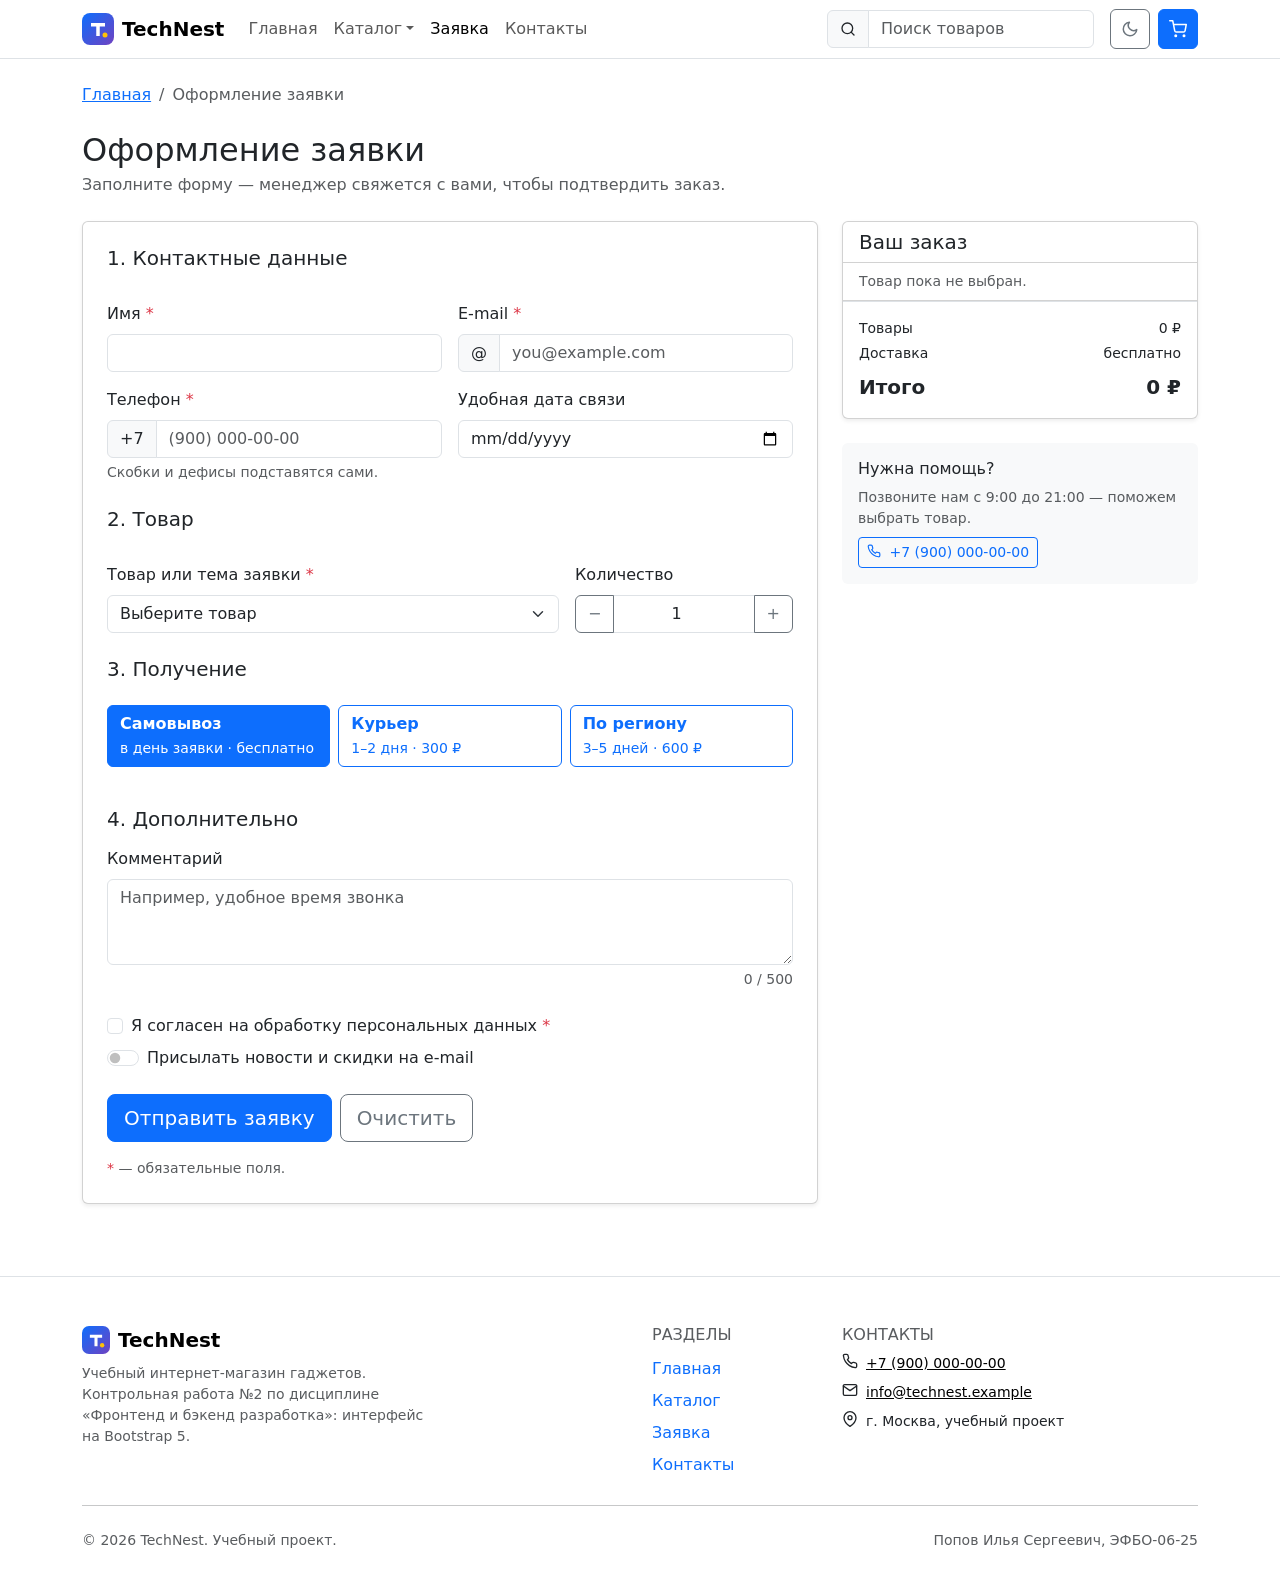
<file: order.html>
<!DOCTYPE html>
<html lang="ru" data-bs-theme="light">
<head>
  <meta charset="UTF-8">
  <meta name="viewport" content="width=device-width, initial-scale=1">
  <title>Оформление заявки — TechNest</title>
  <meta name="description" content="Форма заявки учебного магазина TechNest на Bootstrap: контактные данные, выбор товара, доставка и согласие на обработку данных.">
  <meta name="theme-color" content="#0d6efd">

  <meta property="og:type" content="website">
  <meta property="og:site_name" content="TechNest">
  <meta property="og:title" content="Оформление заявки — TechNest">
  <meta property="og:description" content="Форма заявки учебного магазина TechNest на Bootstrap: контактные данные, выбор товара, доставка и согласие на обработку данных.">
  <meta property="og:url" content="https://gothplug.github.io/kr2-bootstrap-shop/order.html">
  <meta property="og:image" content="https://gothplug.github.io/kr2-bootstrap-shop/images/og-preview.png">

  <link rel="icon" href="images/favicon.svg" type="image/svg+xml">

  <!-- Bootstrap подключён локально из vendor/bootstrap/, custom.css — после него -->
  <link rel="stylesheet" href="vendor/bootstrap/css/bootstrap.min.css">
  <link rel="stylesheet" href="css/custom.css">

  <!-- Тема применяется до отрисовки страницы, чтобы не было «мигания» -->
  <script src="js/theme.js"></script>
</head>
<body>
  <a class="visually-hidden-focusable position-absolute top-0 start-0 m-2 btn btn-light z-3" href="#main">Перейти к содержимому</a>

  <header class="site-header sticky-top">
    <nav class="navbar navbar-expand-lg bg-body border-bottom" aria-label="Основная навигация">
      <div class="container">
        <a class="navbar-brand d-flex align-items-center gap-2 fw-bold" href="index.html">
          <img src="images/favicon.svg" alt="" width="32" height="32">
          TechNest
        </a>

        <div class="d-flex align-items-center gap-2 order-lg-last ms-lg-3">
          <button class="btn btn-outline-secondary btn-icon js-theme-toggle" type="button"
                  data-bs-toggle="tooltip" data-bs-placement="bottom" data-bs-title="Сменить тему"
                  aria-label="Сменить тему оформления">
            <svg class="icon theme-icon theme-icon--moon" width="18" height="18" viewBox="0 0 24 24" fill="none" stroke="currentColor" stroke-width="2" stroke-linecap="round" stroke-linejoin="round" aria-hidden="true" focusable="false"><path d="M21 12.79A9 9 0 1 1 11.21 3 7 7 0 0 0 21 12.79z"/></svg>
            <svg class="icon theme-icon theme-icon--sun" width="18" height="18" viewBox="0 0 24 24" fill="none" stroke="currentColor" stroke-width="2" stroke-linecap="round" stroke-linejoin="round" aria-hidden="true" focusable="false"><circle cx="12" cy="12" r="5"/><path d="M12 1v2M12 21v2M4.22 4.22l1.42 1.42M18.36 18.36l1.42 1.42M1 12h2M21 12h2M4.22 19.78l1.42-1.42M18.36 5.64l1.42-1.42"/></svg>
          </button>
          <button class="btn btn-primary btn-icon position-relative" type="button"
                  data-bs-toggle="offcanvas" data-bs-target="#cartOffcanvas" aria-controls="cartOffcanvas"
                  aria-label="Открыть корзину">
            <svg class="icon" width="18" height="18" viewBox="0 0 24 24" fill="none" stroke="currentColor" stroke-width="2" stroke-linecap="round" stroke-linejoin="round" aria-hidden="true" focusable="false"><circle cx="9" cy="21" r="1"/><circle cx="20" cy="21" r="1"/><path d="M1 1h4l2.68 13.39a2 2 0 0 0 2 1.61h9.72a2 2 0 0 0 2-1.61L23 6H6"/></svg>
            <span class="position-absolute top-0 start-100 translate-middle badge rounded-pill text-bg-danger js-cart-count d-none">0</span>
          </button>
          <button class="navbar-toggler" type="button" data-bs-toggle="collapse" data-bs-target="#mainNav"
                  aria-controls="mainNav" aria-expanded="false" aria-label="Открыть меню">
            <span class="navbar-toggler-icon"></span>
          </button>
        </div>

        <div class="collapse navbar-collapse" id="mainNav">
          <ul class="navbar-nav me-auto mb-2 mb-lg-0">
            <li class="nav-item"><a class="nav-link" href="index.html">Главная</a></li>
            <li class="nav-item dropdown">
              <a class="nav-link dropdown-toggle" href="catalog.html" role="button" data-bs-toggle="dropdown" aria-expanded="false">Каталог</a>
              <ul class="dropdown-menu">
                <li><a class="dropdown-item" href="catalog.html">Все товары</a></li>
                <li><hr class="dropdown-divider"></li>
                <li><a class="dropdown-item" href="catalog.html?category=audio">Аудио</a></li>
                <li><a class="dropdown-item" href="catalog.html?category=wearables">Носимые устройства</a></li>
                <li><a class="dropdown-item" href="catalog.html?category=peripherals">Периферия</a></li>
                <li><a class="dropdown-item" href="catalog.html?category=accessories">Аксессуары</a></li>
                <li><hr class="dropdown-divider"></li>
                <li><a class="dropdown-item" href="catalog.html?only=new">Новинки</a></li>
                <li><a class="dropdown-item" href="catalog.html?only=sale">Со скидкой</a></li>
              </ul>
            </li>
            <li class="nav-item"><a class="nav-link active" href="order.html" aria-current="page">Заявка</a></li>
            <li class="nav-item"><a class="nav-link" href="contacts.html">Контакты</a></li>
          </ul>

          <form class="mb-2 mb-lg-0" action="catalog.html" method="get" role="search">
            <div class="input-group">
              <span class="input-group-text"><svg class="icon" width="16" height="16" viewBox="0 0 24 24" fill="none" stroke="currentColor" stroke-width="2" stroke-linecap="round" stroke-linejoin="round" aria-hidden="true" focusable="false"><circle cx="11" cy="11" r="8"/><path d="M21 21l-4.35-4.35"/></svg></span>
              <input class="form-control" type="search" name="q" placeholder="Поиск товаров" aria-label="Поиск товаров">
            </div>
          </form>
        </div>
      </div>
    </nav>
  </header>
    <nav class="container pt-4" aria-label="Хлебные крошки">
      <ol class="breadcrumb mb-0">
        <li class="breadcrumb-item"><a href="index.html">Главная</a></li>
        <li class="breadcrumb-item active" aria-current="page" data-field="breadcrumb-current">Оформление заявки</li>
      </ol>
    </nav>

  <main id="main" class="container py-4">
    <h1 class="h2 mb-1">Оформление заявки</h1>
    <p class="text-body-secondary mb-4">Заполните форму — менеджер свяжется с вами, чтобы подтвердить заказ.</p>

    <div id="orderAlerts" aria-live="polite"></div>

    <div class="row g-4">
      <div class="col-12 col-lg-8">
        <form class="card shadow-sm needs-validation" id="orderForm" novalidate>
          <div class="card-body p-3 p-md-4">
            <fieldset class="mb-4">
              <legend class="h5 mb-3">1. Контактные данные</legend>
              <div class="row g-3">
                <div class="col-12 col-md-6">
                  <label class="form-label" for="orderName">Имя <span class="text-danger" aria-hidden="true">*</span></label>
                  <input class="form-control" id="orderName" name="name" type="text" autocomplete="name" minlength="2" required>
                  <div class="invalid-feedback">Введите имя (не короче 2 символов).</div>
                </div>
                <div class="col-12 col-md-6">
                  <label class="form-label" for="orderEmail">E-mail <span class="text-danger" aria-hidden="true">*</span></label>
                  <div class="input-group has-validation">
                    <span class="input-group-text">@</span>
                    <input class="form-control" id="orderEmail" name="email" type="email" autocomplete="email" placeholder="you@example.com" required>
                    <div class="invalid-feedback">Введите корректный e-mail.</div>
                  </div>
                </div>
                <div class="col-12 col-md-6">
                  <label class="form-label" for="orderPhone">Телефон <span class="text-danger" aria-hidden="true">*</span></label>
                  <div class="input-group has-validation">
                    <span class="input-group-text">+7</span>
                    <input class="form-control" id="orderPhone" name="phone" type="tel" inputmode="tel" autocomplete="tel-national"
                           placeholder="(900) 000-00-00" pattern="\(\d{3}\) \d{3}-\d{2}-\d{2}" data-phone-mask
                           aria-describedby="orderPhoneHelp" required>
                    <div class="invalid-feedback">Введите номер в формате (900) 000-00-00.</div>
                  </div>
                  <div class="form-text" id="orderPhoneHelp">Скобки и дефисы подставятся сами.</div>
                </div>
                <div class="col-12 col-md-6">
                  <label class="form-label" for="orderDate">Удобная дата связи</label>
                  <input class="form-control" id="orderDate" name="date" type="date">
                  <div class="invalid-feedback">Дата не может быть в прошлом.</div>
                </div>
              </div>
            </fieldset>

            <fieldset class="mb-4">
              <legend class="h5 mb-3">2. Товар</legend>
              <div class="row g-3">
                <div class="col-12 col-md-8">
                  <label class="form-label" for="orderProduct">Товар или тема заявки <span class="text-danger" aria-hidden="true">*</span></label>
                  <select class="form-select" id="orderProduct" name="product" required>
                    <option value="" selected disabled>Выберите товар</option>
                    <optgroup label="Товары">
                    <option value="1">Беспроводные наушники AirBeat — 5 990 ₽</option>
                    <option value="2">Умные часы Pulse S — 8 990 ₽</option>
                    <option value="3">Портативная колонка Boom Mini — 3 490 ₽</option>
                    <option value="4">Внешний аккумулятор PowerCell 20000 — 2 490 ₽</option>
                    <option value="5">Механическая клавиатура KeyPro — 6 490 ₽</option>
                    <option value="6">Беспроводная мышь Glide — 1 990 ₽</option>
                    <option value="7">Веб-камера ClearView HD — 3 990 ₽</option>
                    <option value="8">USB-C хаб 7 в 1 — 2 990 ₽</option>
                    <option value="9">Фитнес-браслет Fit Band — 2 790 ₽</option>
                    </optgroup>
                    <optgroup label="Другое">
                      <option value="consultation">Консультация по выбору</option>
                      <option value="other">Другой вопрос</option>
                    </optgroup>
                  </select>
                  <div class="invalid-feedback">Выберите товар или тему заявки.</div>
                </div>
                <div class="col-12 col-md-4 js-qty-field">
                  <label class="form-label" for="orderQty">Количество</label>
                  <div class="input-group">
                    <button class="btn btn-outline-secondary js-qty-minus" type="button" aria-label="Уменьшить количество">−</button>
                    <input class="form-control text-center" id="orderQty" name="quantity" type="number" value="1" min="1" max="10" inputmode="numeric">
                    <button class="btn btn-outline-secondary js-qty-plus" type="button" aria-label="Увеличить количество">+</button>
                  </div>
                </div>
              </div>
            </fieldset>

            <fieldset class="mb-4">
              <legend class="h5 mb-3">3. Получение</legend>
              <div class="row g-2 mb-3">
                <div class="col-12 col-md-4">
                  <input class="btn-check" type="radio" name="delivery" id="deliveryPickup" value="pickup" data-price="0" checked>
                  <label class="btn btn-outline-primary w-100 text-start h-100 delivery-option" for="deliveryPickup">
                    <span class="d-block fw-semibold">Самовывоз</span>
                    <span class="small">в день заявки · бесплатно</span>
                  </label>
                </div>
                <div class="col-12 col-md-4">
                  <input class="btn-check" type="radio" name="delivery" id="deliveryCourier" value="courier" data-price="300">
                  <label class="btn btn-outline-primary w-100 text-start h-100 delivery-option" for="deliveryCourier">
                    <span class="d-block fw-semibold">Курьер</span>
                    <span class="small">1–2 дня · 300 ₽</span>
                  </label>
                </div>
                <div class="col-12 col-md-4">
                  <input class="btn-check" type="radio" name="delivery" id="deliveryRegion" value="region" data-price="600">
                  <label class="btn btn-outline-primary w-100 text-start h-100 delivery-option" for="deliveryRegion">
                    <span class="d-block fw-semibold">По региону</span>
                    <span class="small">3–5 дней · 600 ₽</span>
                  </label>
                </div>
              </div>
              <div class="d-none js-address-field">
                <label class="form-label" for="orderAddress">Адрес доставки <span class="text-danger" aria-hidden="true">*</span></label>
                <input class="form-control" id="orderAddress" name="address" type="text" autocomplete="street-address" placeholder="Город, улица, дом, квартира" minlength="5">
                <div class="invalid-feedback">Укажите адрес доставки.</div>
              </div>
            </fieldset>

            <fieldset class="mb-4">
              <legend class="h5 mb-3">4. Дополнительно</legend>
              <label class="form-label" for="orderComment">Комментарий</label>
              <textarea class="form-control" id="orderComment" name="comment" rows="3" maxlength="500"
                        placeholder="Например, удобное время звонка" aria-describedby="orderCommentCounter"></textarea>
              <div class="form-text text-end" id="orderCommentCounter">0 / 500</div>
            </fieldset>

            <div class="form-check mb-2">
              <input class="form-check-input" id="orderAgreement" name="agreement" type="checkbox" required>
              <label class="form-check-label" for="orderAgreement">
                Я согласен на обработку персональных данных <span class="text-danger" aria-hidden="true">*</span>
              </label>
              <div class="invalid-feedback">Без согласия заявку отправить нельзя.</div>
            </div>
            <div class="form-check form-switch mb-4">
              <input class="form-check-input" id="orderNews" name="news" type="checkbox" role="switch">
              <label class="form-check-label" for="orderNews">Присылать новости и скидки на e-mail</label>
            </div>

            <div class="d-flex flex-column flex-sm-row gap-2">
              <button class="btn btn-primary btn-lg js-submit" type="submit">
                <span class="spinner-border spinner-border-sm me-2 d-none" aria-hidden="true"></span>
                <span class="js-submit-text">Отправить заявку</span>
              </button>
              <button class="btn btn-outline-secondary btn-lg" type="reset">Очистить</button>
            </div>
            <p class="form-text mb-0 mt-3"><span class="text-danger">*</span> — обязательные поля.</p>
          </div>
        </form>
      </div>

      <aside class="col-12 col-lg-4">
        <div class="sticky-lg-top order-summary">
          <div class="card shadow-sm mb-4">
            <div class="card-header bg-transparent">
              <h2 class="h5 mb-0">Ваш заказ</h2>
            </div>
            <ul class="list-group list-group-flush" id="orderSummaryItems">
              <li class="list-group-item text-body-secondary small">Товар пока не выбран.</li>
            </ul>
            <div class="card-body border-top">
              <div class="d-flex justify-content-between small mb-1"><span>Товары</span><span id="orderSubtotal">0 ₽</span></div>
              <div class="d-flex justify-content-between small mb-2"><span>Доставка</span><span id="orderDelivery">бесплатно</span></div>
              <div class="d-flex justify-content-between fw-bold fs-5"><span>Итого</span><span id="orderTotal">0 ₽</span></div>
            </div>
          </div>

          <div class="card border-0 bg-body-tertiary">
            <div class="card-body">
              <h2 class="h6">Нужна помощь?</h2>
              <p class="small text-body-secondary mb-2">Позвоните нам с 9:00 до 21:00 — поможем выбрать товар.</p>
              <a class="btn btn-sm btn-outline-primary" href="tel:+79000000000"><svg class="icon me-1" width="14" height="14" viewBox="0 0 24 24" fill="none" stroke="currentColor" stroke-width="2" stroke-linecap="round" stroke-linejoin="round" aria-hidden="true" focusable="false"><path d="M22 16.92v3a2 2 0 0 1-2.18 2 19.79 19.79 0 0 1-8.63-3.07 19.5 19.5 0 0 1-6-6 19.79 19.79 0 0 1-3.07-8.67A2 2 0 0 1 4.11 2h3a2 2 0 0 1 2 1.72c.13.96.36 1.9.7 2.81a2 2 0 0 1-.45 2.11L8.09 9.91a16 16 0 0 0 6 6l1.27-1.27a2 2 0 0 1 2.11-.45c.91.34 1.85.57 2.81.7A2 2 0 0 1 22 16.92z"/></svg> +7 (900) 000-00-00</a>
            </div>
          </div>
        </div>
      </aside>
    </div>
  </main>

  <footer class="site-footer border-top mt-5 pt-5 pb-4">
    <div class="container">
      <div class="row g-4">
        <div class="col-12 col-md-6 col-lg-4">
          <a class="d-inline-flex align-items-center gap-2 fw-bold fs-5 link-body-emphasis text-decoration-none mb-2" href="index.html">
            <img src="images/favicon.svg" alt="" width="28" height="28"> TechNest
          </a>
          <p class="text-body-secondary small mb-0">
            Учебный интернет-магазин гаджетов. Контрольная работа №2 по дисциплине
            «Фронтенд и бэкенд разработка»: интерфейс на Bootstrap 5.
          </p>
        </div>
        <div class="col-6 col-md-3 col-lg-2 offset-lg-2">
          <h2 class="h6 text-uppercase text-body-secondary">Разделы</h2>
          <ul class="nav flex-column">
            <li class="nav-item"><a class="nav-link px-0 py-1" href="index.html">Главная</a></li>
            <li class="nav-item"><a class="nav-link px-0 py-1" href="catalog.html">Каталог</a></li>
            <li class="nav-item"><a class="nav-link px-0 py-1" href="order.html">Заявка</a></li>
            <li class="nav-item"><a class="nav-link px-0 py-1" href="contacts.html">Контакты</a></li>
          </ul>
        </div>
        <div class="col-6 col-md-3 col-lg-4">
          <h2 class="h6 text-uppercase text-body-secondary">Контакты</h2>
          <ul class="list-unstyled small mb-0">
            <li class="mb-2 d-flex gap-2"><svg class="icon" width="16" height="16" viewBox="0 0 24 24" fill="none" stroke="currentColor" stroke-width="2" stroke-linecap="round" stroke-linejoin="round" aria-hidden="true" focusable="false"><path d="M22 16.92v3a2 2 0 0 1-2.18 2 19.79 19.79 0 0 1-8.63-3.07 19.5 19.5 0 0 1-6-6 19.79 19.79 0 0 1-3.07-8.67A2 2 0 0 1 4.11 2h3a2 2 0 0 1 2 1.72c.13.96.36 1.9.7 2.81a2 2 0 0 1-.45 2.11L8.09 9.91a16 16 0 0 0 6 6l1.27-1.27a2 2 0 0 1 2.11-.45c.91.34 1.85.57 2.81.7A2 2 0 0 1 22 16.92z"/></svg> <a class="link-body-emphasis" href="tel:+79000000000">+7 (900) 000-00-00</a></li>
            <li class="mb-2 d-flex gap-2"><svg class="icon" width="16" height="16" viewBox="0 0 24 24" fill="none" stroke="currentColor" stroke-width="2" stroke-linecap="round" stroke-linejoin="round" aria-hidden="true" focusable="false"><path d="M4 4h16c1.1 0 2 .9 2 2v12c0 1.1-.9 2-2 2H4c-1.1 0-2-.9-2-2V6c0-1.1.9-2 2-2z"/><path d="M22 6l-10 7L2 6"/></svg> <a class="link-body-emphasis" href="mailto:info@technest.example">info@technest.example</a></li>
            <li class="d-flex gap-2"><svg class="icon" width="16" height="16" viewBox="0 0 24 24" fill="none" stroke="currentColor" stroke-width="2" stroke-linecap="round" stroke-linejoin="round" aria-hidden="true" focusable="false"><path d="M21 10c0 7-9 13-9 13s-9-6-9-13a9 9 0 0 1 18 0z"/><circle cx="12" cy="10" r="3"/></svg> г. Москва, учебный проект</li>
          </ul>
        </div>
      </div>
      <hr class="my-4">
      <div class="d-flex flex-column flex-md-row justify-content-between gap-2 small text-body-secondary">
        <p class="mb-0">&copy; 2026 TechNest. Учебный проект.</p>
        <p class="mb-0">Попов Илья Сергеевич, ЭФБО-06-25</p>
      </div>
    </div>
  </footer>

  <!-- Корзина: offcanvas, содержимое строит js/main.js -->
  <div class="offcanvas offcanvas-end" tabindex="-1" id="cartOffcanvas" aria-labelledby="cartOffcanvasLabel">
    <div class="offcanvas-header border-bottom">
      <h2 class="offcanvas-title h5" id="cartOffcanvasLabel">Корзина</h2>
      <button type="button" class="btn-close" data-bs-dismiss="offcanvas" aria-label="Закрыть"></button>
    </div>
    <div class="offcanvas-body d-flex flex-column">
      <div class="alert alert-secondary js-cart-empty" role="status">
        Корзина пока пуста. Добавьте товары из <a href="catalog.html" class="alert-link">каталога</a>.
      </div>
      <ul class="list-group list-group-flush mb-3 js-cart-items"></ul>
      <div class="mt-auto js-cart-footer d-none">
        <div class="d-flex justify-content-between align-items-baseline mb-3">
          <span class="text-body-secondary">Итого:</span>
          <span class="fs-4 fw-bold js-cart-total">0 ₽</span>
        </div>
        <div class="d-grid gap-2">
          <a class="btn btn-primary btn-lg" href="order.html?from=cart">Оформить заявку</a>
          <button class="btn btn-outline-danger js-cart-clear" type="button">Очистить корзину</button>
        </div>
      </div>
    </div>
  </div>

  <!-- Всплывающие уведомления -->
  <div class="toast-container position-fixed bottom-0 end-0 p-3">
    <div class="toast align-items-center border-0" id="appToast" role="status" aria-live="polite" aria-atomic="true">
      <div class="d-flex">
        <div class="toast-body js-toast-text">Готово</div>
        <button type="button" class="btn-close me-2 m-auto" data-bs-dismiss="toast" aria-label="Закрыть"></button>
      </div>
    </div>
  </div>

  <button class="btn btn-primary btn-icon to-top js-to-top" type="button" aria-label="Наверх">
    <svg class="icon" width="20" height="20" viewBox="0 0 24 24" fill="none" stroke="currentColor" stroke-width="2" stroke-linecap="round" stroke-linejoin="round" aria-hidden="true" focusable="false"><path d="M12 19V5M5 12l7-7 7 7"/></svg>
  </button>

  <script src="vendor/bootstrap/js/bootstrap.bundle.min.js"></script>
  <script src="js/data.js"></script>
  <script src="js/main.js"></script>
  <script src="js/order.js"></script>
</body>
</html>
</file>
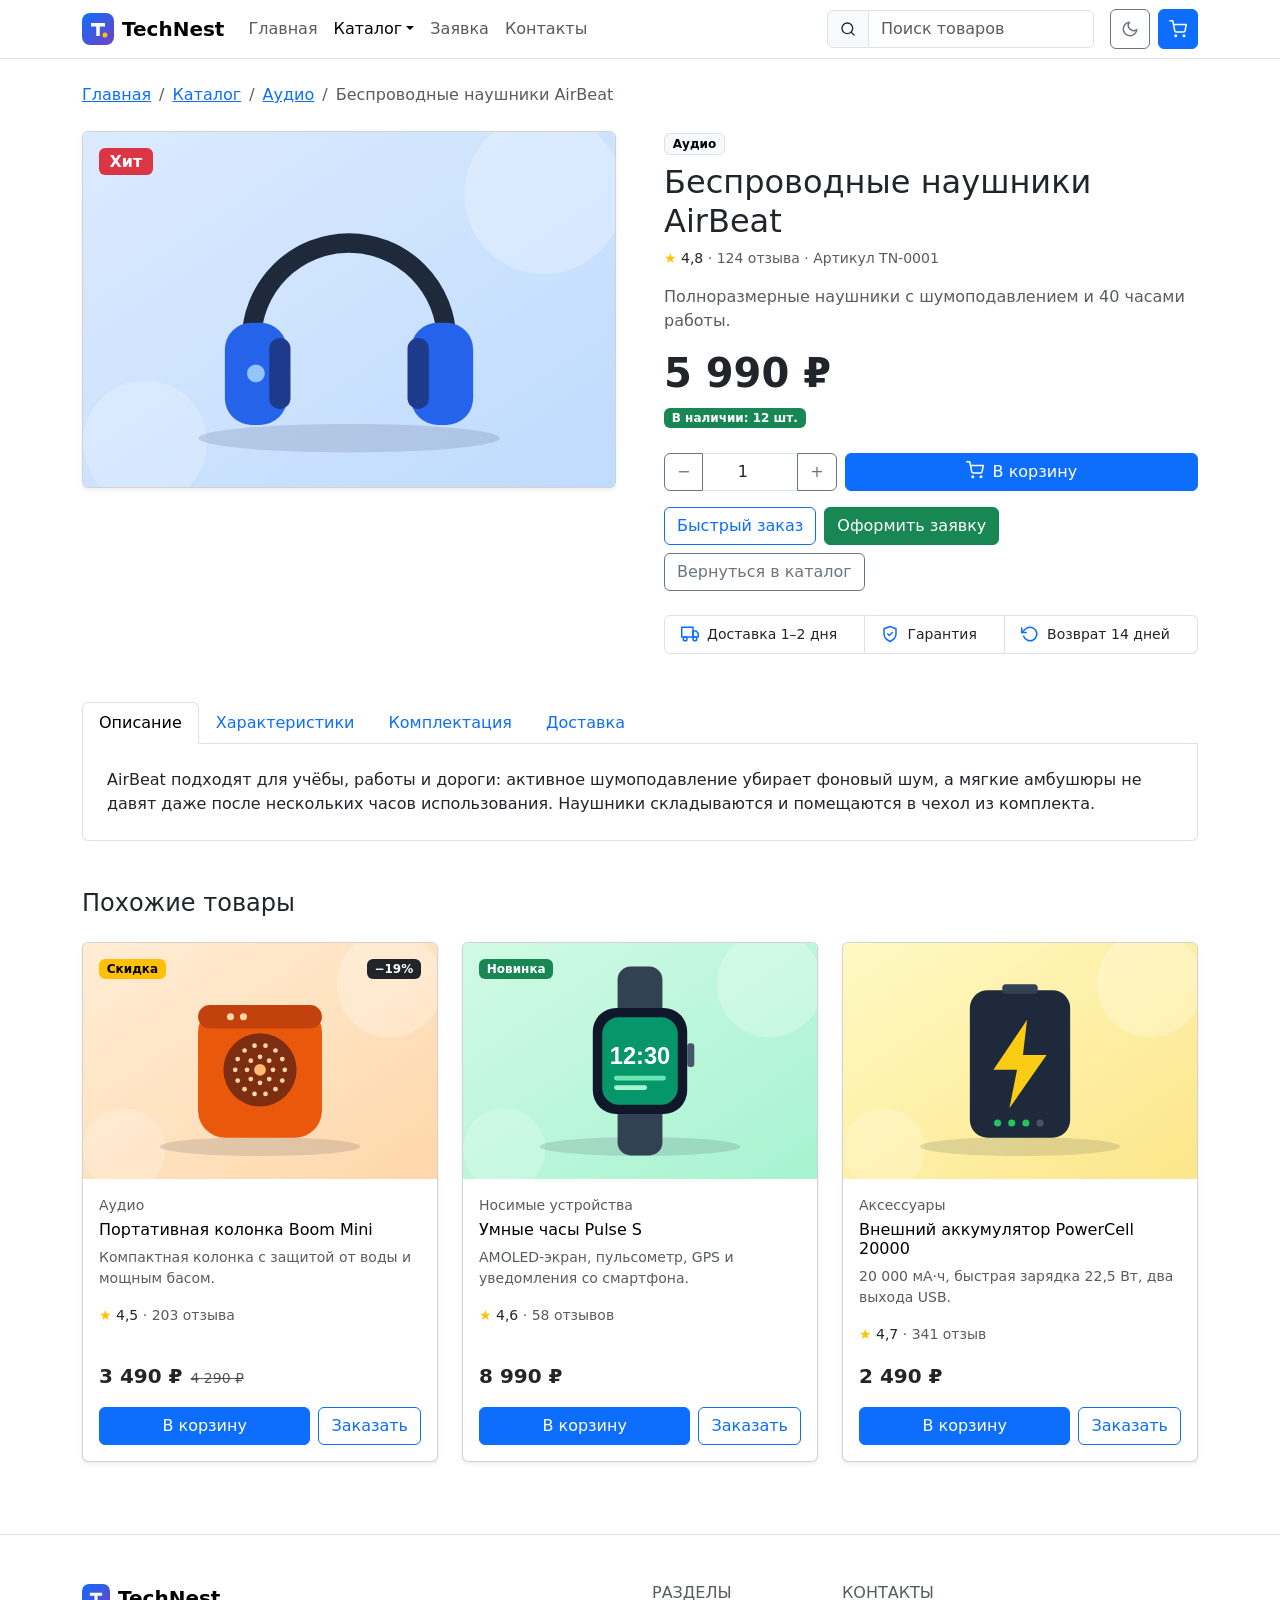
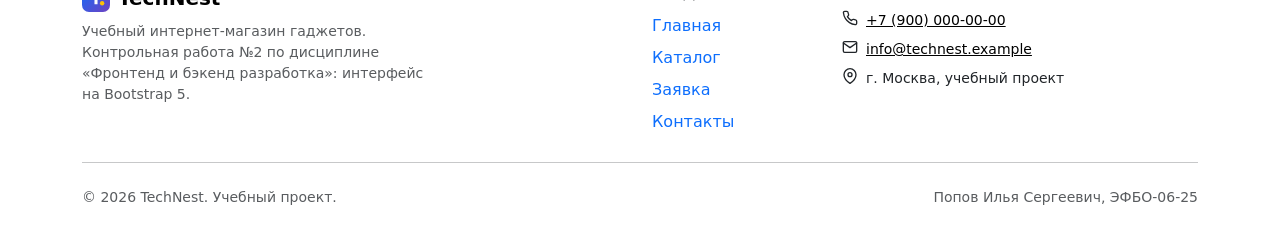
<file: product.html>
<!DOCTYPE html>
<html lang="ru" data-bs-theme="light">
<head>
  <meta charset="UTF-8">
  <meta name="viewport" content="width=device-width, initial-scale=1">
  <title>Беспроводные наушники AirBeat — TechNest</title>
  <meta name="description" content="Страница товара учебного магазина TechNest: описание, характеристики, комплектация, доставка и оформление заявки.">
  <meta name="theme-color" content="#0d6efd">

  <meta property="og:type" content="website">
  <meta property="og:site_name" content="TechNest">
  <meta property="og:title" content="Беспроводные наушники AirBeat — TechNest">
  <meta property="og:description" content="Страница товара учебного магазина TechNest: описание, характеристики, комплектация, доставка и оформление заявки.">
  <meta property="og:url" content="https://gothplug.github.io/kr2-bootstrap-shop/product.html">
  <meta property="og:image" content="https://gothplug.github.io/kr2-bootstrap-shop/images/og-preview.png">

  <link rel="icon" href="images/favicon.svg" type="image/svg+xml">

  <!-- Bootstrap подключён локально из vendor/bootstrap/, custom.css — после него -->
  <link rel="stylesheet" href="vendor/bootstrap/css/bootstrap.min.css">
  <link rel="stylesheet" href="css/custom.css">

  <!-- Тема применяется до отрисовки страницы, чтобы не было «мигания» -->
  <script src="js/theme.js"></script>
</head>
<body>
  <a class="visually-hidden-focusable position-absolute top-0 start-0 m-2 btn btn-light z-3" href="#main">Перейти к содержимому</a>

  <header class="site-header sticky-top">
    <nav class="navbar navbar-expand-lg bg-body border-bottom" aria-label="Основная навигация">
      <div class="container">
        <a class="navbar-brand d-flex align-items-center gap-2 fw-bold" href="index.html">
          <img src="images/favicon.svg" alt="" width="32" height="32">
          TechNest
        </a>

        <div class="d-flex align-items-center gap-2 order-lg-last ms-lg-3">
          <button class="btn btn-outline-secondary btn-icon js-theme-toggle" type="button"
                  data-bs-toggle="tooltip" data-bs-placement="bottom" data-bs-title="Сменить тему"
                  aria-label="Сменить тему оформления">
            <svg class="icon theme-icon theme-icon--moon" width="18" height="18" viewBox="0 0 24 24" fill="none" stroke="currentColor" stroke-width="2" stroke-linecap="round" stroke-linejoin="round" aria-hidden="true" focusable="false"><path d="M21 12.79A9 9 0 1 1 11.21 3 7 7 0 0 0 21 12.79z"/></svg>
            <svg class="icon theme-icon theme-icon--sun" width="18" height="18" viewBox="0 0 24 24" fill="none" stroke="currentColor" stroke-width="2" stroke-linecap="round" stroke-linejoin="round" aria-hidden="true" focusable="false"><circle cx="12" cy="12" r="5"/><path d="M12 1v2M12 21v2M4.22 4.22l1.42 1.42M18.36 18.36l1.42 1.42M1 12h2M21 12h2M4.22 19.78l1.42-1.42M18.36 5.64l1.42-1.42"/></svg>
          </button>
          <button class="btn btn-primary btn-icon position-relative" type="button"
                  data-bs-toggle="offcanvas" data-bs-target="#cartOffcanvas" aria-controls="cartOffcanvas"
                  aria-label="Открыть корзину">
            <svg class="icon" width="18" height="18" viewBox="0 0 24 24" fill="none" stroke="currentColor" stroke-width="2" stroke-linecap="round" stroke-linejoin="round" aria-hidden="true" focusable="false"><circle cx="9" cy="21" r="1"/><circle cx="20" cy="21" r="1"/><path d="M1 1h4l2.68 13.39a2 2 0 0 0 2 1.61h9.72a2 2 0 0 0 2-1.61L23 6H6"/></svg>
            <span class="position-absolute top-0 start-100 translate-middle badge rounded-pill text-bg-danger js-cart-count d-none">0</span>
          </button>
          <button class="navbar-toggler" type="button" data-bs-toggle="collapse" data-bs-target="#mainNav"
                  aria-controls="mainNav" aria-expanded="false" aria-label="Открыть меню">
            <span class="navbar-toggler-icon"></span>
          </button>
        </div>

        <div class="collapse navbar-collapse" id="mainNav">
          <ul class="navbar-nav me-auto mb-2 mb-lg-0">
            <li class="nav-item"><a class="nav-link" href="index.html">Главная</a></li>
            <li class="nav-item dropdown">
              <a class="nav-link active dropdown-toggle" href="catalog.html" role="button" data-bs-toggle="dropdown" aria-expanded="false" aria-current="page">Каталог</a>
              <ul class="dropdown-menu">
                <li><a class="dropdown-item" href="catalog.html">Все товары</a></li>
                <li><hr class="dropdown-divider"></li>
                <li><a class="dropdown-item" href="catalog.html?category=audio">Аудио</a></li>
                <li><a class="dropdown-item" href="catalog.html?category=wearables">Носимые устройства</a></li>
                <li><a class="dropdown-item" href="catalog.html?category=peripherals">Периферия</a></li>
                <li><a class="dropdown-item" href="catalog.html?category=accessories">Аксессуары</a></li>
                <li><hr class="dropdown-divider"></li>
                <li><a class="dropdown-item" href="catalog.html?only=new">Новинки</a></li>
                <li><a class="dropdown-item" href="catalog.html?only=sale">Со скидкой</a></li>
              </ul>
            </li>
            <li class="nav-item"><a class="nav-link" href="order.html">Заявка</a></li>
            <li class="nav-item"><a class="nav-link" href="contacts.html">Контакты</a></li>
          </ul>

          <form class="mb-2 mb-lg-0" action="catalog.html" method="get" role="search">
            <div class="input-group">
              <span class="input-group-text"><svg class="icon" width="16" height="16" viewBox="0 0 24 24" fill="none" stroke="currentColor" stroke-width="2" stroke-linecap="round" stroke-linejoin="round" aria-hidden="true" focusable="false"><circle cx="11" cy="11" r="8"/><path d="M21 21l-4.35-4.35"/></svg></span>
              <input class="form-control" type="search" name="q" placeholder="Поиск товаров" aria-label="Поиск товаров">
            </div>
          </form>
        </div>
      </div>
    </nav>
  </header>
    <nav class="container pt-4" aria-label="Хлебные крошки">
      <ol class="breadcrumb mb-0">
        <li class="breadcrumb-item"><a href="index.html">Главная</a></li>
        <li class="breadcrumb-item"><a href="catalog.html" data-field="breadcrumb-0">Каталог</a></li>
        <li class="breadcrumb-item"><a href="catalog.html?category=audio" data-field="breadcrumb-1">Аудио</a></li>
        <li class="breadcrumb-item active" aria-current="page" data-field="breadcrumb-current">Беспроводные наушники AirBeat</li>
      </ol>
    </nav>

  <main id="main" class="container py-4">
    <div class="alert alert-warning alert-dismissible fade show d-none" id="productNotFound" role="alert">
      Товар по этой ссылке не найден, поэтому показан товар из каталога.
      <button type="button" class="btn-close" data-bs-dismiss="alert" aria-label="Закрыть"></button>
    </div>

    <article class="row g-4 g-lg-5 mb-5" aria-labelledby="productTitle">
      <div class="col-12 col-lg-6">
        <div class="card shadow-sm overflow-hidden position-relative product-gallery">
          <img class="img-fluid w-100" data-field="image" src="images/products/headphones.svg" alt="Беспроводные наушники AirBeat" width="600" height="400">
          <div class="position-absolute top-0 start-0 m-3 d-flex gap-2" data-field="badges">
            <span class="badge text-bg-danger fs-6">Хит</span>
          </div>
        </div>
      </div>

      <div class="col-12 col-lg-6">
        <p class="mb-2"><a class="badge text-bg-light border text-decoration-none" data-field="category" href="catalog.html?category=audio">Аудио</a></p>
        <h1 class="h2 mb-2" id="productTitle" data-field="name">Беспроводные наушники AirBeat</h1>
        <p class="mb-3 small">
          <span class="text-warning" aria-hidden="true">★</span>
          <span data-field="rating">4,8</span>
          <span class="text-body-secondary">· <span data-field="reviews">124 отзыва</span> · Артикул <span data-field="sku">TN-0001</span></span>
        </p>
        <p class="text-body-secondary" data-field="short">Полноразмерные наушники с шумоподавлением и 40 часами работы.</p>

        <div class="d-flex flex-wrap align-items-baseline gap-3 mb-2">
          <span class="display-6 fw-bold" data-field="price">5 990 ₽</span>
          <del class="text-body-secondary fs-5 d-none" data-field="old-price"></del>
        </div>
        <p class="mb-4"><span class="badge text-bg-success" data-field="stock">В наличии: 12 шт.</span></p>

        <div class="row g-2 align-items-stretch mb-3">
          <div class="col-12 col-sm-5 col-md-4">
            <label class="visually-hidden" for="productQty">Количество</label>
            <div class="input-group">
              <button class="btn btn-outline-secondary js-qty-minus" type="button" aria-label="Уменьшить количество">−</button>
              <input class="form-control text-center" id="productQty" type="number" value="1" min="1" max="12" inputmode="numeric">
              <button class="btn btn-outline-secondary js-qty-plus" type="button" aria-label="Увеличить количество">+</button>
            </div>
          </div>
          <div class="col-12 col-sm-7 col-md-8 d-grid">
            <button class="btn btn-primary js-product-add" type="button" data-product-id="1"><svg class="icon me-1" width="18" height="18" viewBox="0 0 24 24" fill="none" stroke="currentColor" stroke-width="2" stroke-linecap="round" stroke-linejoin="round" aria-hidden="true" focusable="false"><circle cx="9" cy="21" r="1"/><circle cx="20" cy="21" r="1"/><path d="M1 1h4l2.68 13.39a2 2 0 0 0 2 1.61h9.72a2 2 0 0 0 2-1.61L23 6H6"/></svg> В корзину</button>
          </div>
        </div>
        <div class="d-flex flex-wrap gap-2 mb-4">
          <button class="btn btn-outline-primary" type="button" data-bs-toggle="modal" data-bs-target="#quickOrderModal" data-product-id="1" data-field="quick-order">Быстрый заказ</button>
          <a class="btn btn-success" href="order.html?product=1" data-field="order-link">Оформить заявку</a>
          <a class="btn btn-outline-secondary" href="catalog.html">Вернуться в каталог</a>
        </div>

        <ul class="list-group list-group-horizontal-md small">
          <li class="list-group-item flex-fill d-flex gap-2 align-items-center"><svg class="icon text-primary flex-shrink-0" width="18" height="18" viewBox="0 0 24 24" fill="none" stroke="currentColor" stroke-width="2" stroke-linecap="round" stroke-linejoin="round" aria-hidden="true" focusable="false"><rect x="1" y="3" width="15" height="13"/><path d="M16 8h4l3 3v5h-7z"/><circle cx="5.5" cy="18.5" r="2.5"/><circle cx="18.5" cy="18.5" r="2.5"/></svg> Доставка 1–2 дня</li>
          <li class="list-group-item flex-fill d-flex gap-2 align-items-center"><svg class="icon text-primary flex-shrink-0" width="18" height="18" viewBox="0 0 24 24" fill="none" stroke="currentColor" stroke-width="2" stroke-linecap="round" stroke-linejoin="round" aria-hidden="true" focusable="false"><path d="M12 22s8-4 8-10V5l-8-3-8 3v7c0 6 8 10 8 10z"/><path d="M9 12l2 2 4-4"/></svg> Гарантия</li>
          <li class="list-group-item flex-fill d-flex gap-2 align-items-center"><svg class="icon text-primary flex-shrink-0" width="18" height="18" viewBox="0 0 24 24" fill="none" stroke="currentColor" stroke-width="2" stroke-linecap="round" stroke-linejoin="round" aria-hidden="true" focusable="false"><path d="M1 4v6h6"/><path d="M3.51 15a9 9 0 1 0 2.13-9.36L1 10"/></svg> Возврат 14 дней</li>
        </ul>
      </div>
    </article>

    <!-- Вкладки с подробной информацией -->
    <section class="mb-5" aria-label="Подробная информация о товаре">
      <ul class="nav nav-tabs" id="productTabs" role="tablist">
        <li class="nav-item" role="presentation">
          <button class="nav-link active" id="tab-description" data-bs-toggle="tab" data-bs-target="#pane-description" type="button" role="tab" aria-controls="pane-description" aria-selected="true">Описание</button>
        </li>
        <li class="nav-item" role="presentation">
          <button class="nav-link" id="tab-specs" data-bs-toggle="tab" data-bs-target="#pane-specs" type="button" role="tab" aria-controls="pane-specs" aria-selected="false">Характеристики</button>
        </li>
        <li class="nav-item" role="presentation">
          <button class="nav-link" id="tab-kit" data-bs-toggle="tab" data-bs-target="#pane-kit" type="button" role="tab" aria-controls="pane-kit" aria-selected="false">Комплектация</button>
        </li>
        <li class="nav-item" role="presentation">
          <button class="nav-link" id="tab-delivery" data-bs-toggle="tab" data-bs-target="#pane-delivery" type="button" role="tab" aria-controls="pane-delivery" aria-selected="false">Доставка</button>
        </li>
      </ul>
      <div class="tab-content border border-top-0 rounded-bottom p-3 p-md-4">
        <div class="tab-pane fade show active" id="pane-description" role="tabpanel" aria-labelledby="tab-description" tabindex="0">
          <p class="mb-0" data-field="description">AirBeat подходят для учёбы, работы и дороги: активное шумоподавление убирает фоновый шум, а мягкие амбушюры не давят даже после нескольких часов использования. Наушники складываются и помещаются в чехол из комплекта.</p>
        </div>
        <div class="tab-pane fade" id="pane-specs" role="tabpanel" aria-labelledby="tab-specs" tabindex="0">
          <div class="table-responsive">
            <table class="table table-striped table-hover align-middle mb-0">
              <caption>Основные параметры товара</caption>
              <tbody data-field="specs">
              <tr><th scope="row">Артикул</th><td>TN-0001</td></tr>
              <tr><th scope="row">Категория</th><td>Аудио</td></tr>
              <tr><th scope="row">Тип</th><td>полноразмерные, закрытые</td></tr>
              <tr><th scope="row">Подключение</th><td>Bluetooth 5.3, кабель 3,5 мм</td></tr>
              <tr><th scope="row">Время работы</th><td>до 40 ч</td></tr>
              <tr><th scope="row">Шумоподавление</th><td>активное (ANC)</td></tr>
              <tr><th scope="row">Вес</th><td>250 г</td></tr>
              <tr><th scope="row">Гарантия</th><td>12 месяцев</td></tr>
              </tbody>
            </table>
          </div>
        </div>
        <div class="tab-pane fade" id="pane-kit" role="tabpanel" aria-labelledby="tab-kit" tabindex="0">
          <ul class="list-group list-group-flush" data-field="kit">
              <li class="list-group-item d-flex gap-2"><span class="text-success" aria-hidden="true">✓</span> Наушники</li>
              <li class="list-group-item d-flex gap-2"><span class="text-success" aria-hidden="true">✓</span> Чехол для хранения</li>
              <li class="list-group-item d-flex gap-2"><span class="text-success" aria-hidden="true">✓</span> Кабель USB-C</li>
              <li class="list-group-item d-flex gap-2"><span class="text-success" aria-hidden="true">✓</span> Аудиокабель 3,5 мм</li>
              <li class="list-group-item d-flex gap-2"><span class="text-success" aria-hidden="true">✓</span> Инструкция</li>
          </ul>
        </div>
        <div class="tab-pane fade" id="pane-delivery" role="tabpanel" aria-labelledby="tab-delivery" tabindex="0">
          <div class="table-responsive">
            <table class="table align-middle">
              <caption>Тарифы доставки</caption>
              <thead>
                <tr><th scope="col">Способ</th><th scope="col">Срок</th><th scope="col">Стоимость</th></tr>
              </thead>
              <tbody>
                <tr><td>Самовывоз</td><td>в день заявки</td><td><span class="badge text-bg-success">бесплатно</span></td></tr>
                <tr><td>Курьер по городу</td><td>1–2 дня</td><td>300 ₽</td></tr>
                <tr><td>Доставка по региону</td><td>3–5 дней</td><td>600 ₽</td></tr>
              </tbody>
            </table>
          </div>
          <div class="alert alert-info mb-0" role="note">
            <strong>Условия возврата.</strong> Товар можно вернуть в течение 14 дней после получения,
            если сохранены упаковка и комплектация.
          </div>
        </div>
      </div>
    </section>

    <section aria-labelledby="similarTitle">
      <h2 class="h4 mb-4" id="similarTitle">Похожие товары</h2>
      <div class="row g-4" id="similarProducts">
      <div class="col-12 col-sm-6 col-lg-4 js-product-col" data-id="3">
        <article class="card h-100 shadow-sm product-card">
          <a class="product-card__media" href="product.html?id=3" tabindex="-1" aria-hidden="true">
            <img class="card-img-top" src="images/products/speaker.svg" alt="" width="600" height="400" loading="lazy">
          </a>
          <span class="badge text-bg-warning position-absolute top-0 start-0 m-3">Скидка</span>
          <span class="badge text-bg-dark position-absolute top-0 end-0 m-3">−19%</span>
          <div class="card-body d-flex flex-column">
            <p class="small text-body-secondary mb-1">Аудио</p>
            <h3 class="card-title h6"><a class="link-body-emphasis text-decoration-none product-card__link" href="product.html?id=3">Портативная колонка Boom Mini</a></h3>
            <p class="card-text small text-body-secondary">Компактная колонка с защитой от воды и мощным басом.</p>
            <p class="small mb-3"><span class="text-warning" aria-hidden="true">★</span> 4,5 <span class="text-body-secondary">· 203 отзыва</span></p>
            <div class="mt-auto d-flex align-items-baseline gap-2 mb-3">
              <span class="fs-5 fw-bold">3 490 ₽</span>
            <del class="text-body-secondary small">4 290 ₽</del>
            </div>
            <div class="d-flex gap-2">
              <button class="btn btn-primary flex-grow-1 js-add-to-cart" type="button" data-product-id="3">В корзину</button>
              <button class="btn btn-outline-primary" type="button" data-bs-toggle="modal" data-bs-target="#quickOrderModal" data-product-id="3">Заказать</button>
            </div>
          </div>
        </article>
      </div>
      <div class="col-12 col-sm-6 col-lg-4 js-product-col" data-id="2">
        <article class="card h-100 shadow-sm product-card">
          <a class="product-card__media" href="product.html?id=2" tabindex="-1" aria-hidden="true">
            <img class="card-img-top" src="images/products/smartwatch.svg" alt="" width="600" height="400" loading="lazy">
          </a>
          <span class="badge text-bg-success position-absolute top-0 start-0 m-3">Новинка</span>
          <div class="card-body d-flex flex-column">
            <p class="small text-body-secondary mb-1">Носимые устройства</p>
            <h3 class="card-title h6"><a class="link-body-emphasis text-decoration-none product-card__link" href="product.html?id=2">Умные часы Pulse S</a></h3>
            <p class="card-text small text-body-secondary">AMOLED-экран, пульсометр, GPS и уведомления со смартфона.</p>
            <p class="small mb-3"><span class="text-warning" aria-hidden="true">★</span> 4,6 <span class="text-body-secondary">· 58 отзывов</span></p>
            <div class="mt-auto d-flex align-items-baseline gap-2 mb-3">
              <span class="fs-5 fw-bold">8 990 ₽</span>
            </div>
            <div class="d-flex gap-2">
              <button class="btn btn-primary flex-grow-1 js-add-to-cart" type="button" data-product-id="2">В корзину</button>
              <button class="btn btn-outline-primary" type="button" data-bs-toggle="modal" data-bs-target="#quickOrderModal" data-product-id="2">Заказать</button>
            </div>
          </div>
        </article>
      </div>
      <div class="col-12 col-sm-6 col-lg-4 js-product-col" data-id="9">
        <article class="card h-100 shadow-sm product-card">
          <a class="product-card__media" href="product.html?id=9" tabindex="-1" aria-hidden="true">
            <img class="card-img-top" src="images/products/fitness-band.svg" alt="" width="600" height="400" loading="lazy">
          </a>
          <span class="badge text-bg-danger position-absolute top-0 start-0 m-3">Хит</span>
          <div class="card-body d-flex flex-column">
            <p class="small text-body-secondary mb-1">Носимые устройства</p>
            <h3 class="card-title h6"><a class="link-body-emphasis text-decoration-none product-card__link" href="product.html?id=9">Фитнес-браслет Fit Band</a></h3>
            <p class="card-text small text-body-secondary">Шаги, сон, пульс и 14 дней без подзарядки.</p>
            <p class="small mb-3"><span class="text-warning" aria-hidden="true">★</span> 4,7 <span class="text-body-secondary">· 412 отзывов</span></p>
            <div class="mt-auto d-flex align-items-baseline gap-2 mb-3">
              <span class="fs-5 fw-bold">2 790 ₽</span>
            </div>
            <div class="d-flex gap-2">
              <button class="btn btn-primary flex-grow-1 js-add-to-cart" type="button" data-product-id="9">В корзину</button>
              <button class="btn btn-outline-primary" type="button" data-bs-toggle="modal" data-bs-target="#quickOrderModal" data-product-id="9">Заказать</button>
            </div>
          </div>
        </article>
      </div>
      </div>
    </section>
  </main>

  <footer class="site-footer border-top mt-5 pt-5 pb-4">
    <div class="container">
      <div class="row g-4">
        <div class="col-12 col-md-6 col-lg-4">
          <a class="d-inline-flex align-items-center gap-2 fw-bold fs-5 link-body-emphasis text-decoration-none mb-2" href="index.html">
            <img src="images/favicon.svg" alt="" width="28" height="28"> TechNest
          </a>
          <p class="text-body-secondary small mb-0">
            Учебный интернет-магазин гаджетов. Контрольная работа №2 по дисциплине
            «Фронтенд и бэкенд разработка»: интерфейс на Bootstrap 5.
          </p>
        </div>
        <div class="col-6 col-md-3 col-lg-2 offset-lg-2">
          <h2 class="h6 text-uppercase text-body-secondary">Разделы</h2>
          <ul class="nav flex-column">
            <li class="nav-item"><a class="nav-link px-0 py-1" href="index.html">Главная</a></li>
            <li class="nav-item"><a class="nav-link px-0 py-1" href="catalog.html">Каталог</a></li>
            <li class="nav-item"><a class="nav-link px-0 py-1" href="order.html">Заявка</a></li>
            <li class="nav-item"><a class="nav-link px-0 py-1" href="contacts.html">Контакты</a></li>
          </ul>
        </div>
        <div class="col-6 col-md-3 col-lg-4">
          <h2 class="h6 text-uppercase text-body-secondary">Контакты</h2>
          <ul class="list-unstyled small mb-0">
            <li class="mb-2 d-flex gap-2"><svg class="icon" width="16" height="16" viewBox="0 0 24 24" fill="none" stroke="currentColor" stroke-width="2" stroke-linecap="round" stroke-linejoin="round" aria-hidden="true" focusable="false"><path d="M22 16.92v3a2 2 0 0 1-2.18 2 19.79 19.79 0 0 1-8.63-3.07 19.5 19.5 0 0 1-6-6 19.79 19.79 0 0 1-3.07-8.67A2 2 0 0 1 4.11 2h3a2 2 0 0 1 2 1.72c.13.96.36 1.9.7 2.81a2 2 0 0 1-.45 2.11L8.09 9.91a16 16 0 0 0 6 6l1.27-1.27a2 2 0 0 1 2.11-.45c.91.34 1.85.57 2.81.7A2 2 0 0 1 22 16.92z"/></svg> <a class="link-body-emphasis" href="tel:+79000000000">+7 (900) 000-00-00</a></li>
            <li class="mb-2 d-flex gap-2"><svg class="icon" width="16" height="16" viewBox="0 0 24 24" fill="none" stroke="currentColor" stroke-width="2" stroke-linecap="round" stroke-linejoin="round" aria-hidden="true" focusable="false"><path d="M4 4h16c1.1 0 2 .9 2 2v12c0 1.1-.9 2-2 2H4c-1.1 0-2-.9-2-2V6c0-1.1.9-2 2-2z"/><path d="M22 6l-10 7L2 6"/></svg> <a class="link-body-emphasis" href="mailto:info@technest.example">info@technest.example</a></li>
            <li class="d-flex gap-2"><svg class="icon" width="16" height="16" viewBox="0 0 24 24" fill="none" stroke="currentColor" stroke-width="2" stroke-linecap="round" stroke-linejoin="round" aria-hidden="true" focusable="false"><path d="M21 10c0 7-9 13-9 13s-9-6-9-13a9 9 0 0 1 18 0z"/><circle cx="12" cy="10" r="3"/></svg> г. Москва, учебный проект</li>
          </ul>
        </div>
      </div>
      <hr class="my-4">
      <div class="d-flex flex-column flex-md-row justify-content-between gap-2 small text-body-secondary">
        <p class="mb-0">&copy; 2026 TechNest. Учебный проект.</p>
        <p class="mb-0">Попов Илья Сергеевич, ЭФБО-06-25</p>
      </div>
    </div>
  </footer>

  <!-- Корзина: offcanvas, содержимое строит js/main.js -->
  <div class="offcanvas offcanvas-end" tabindex="-1" id="cartOffcanvas" aria-labelledby="cartOffcanvasLabel">
    <div class="offcanvas-header border-bottom">
      <h2 class="offcanvas-title h5" id="cartOffcanvasLabel">Корзина</h2>
      <button type="button" class="btn-close" data-bs-dismiss="offcanvas" aria-label="Закрыть"></button>
    </div>
    <div class="offcanvas-body d-flex flex-column">
      <div class="alert alert-secondary js-cart-empty" role="status">
        Корзина пока пуста. Добавьте товары из <a href="catalog.html" class="alert-link">каталога</a>.
      </div>
      <ul class="list-group list-group-flush mb-3 js-cart-items"></ul>
      <div class="mt-auto js-cart-footer d-none">
        <div class="d-flex justify-content-between align-items-baseline mb-3">
          <span class="text-body-secondary">Итого:</span>
          <span class="fs-4 fw-bold js-cart-total">0 ₽</span>
        </div>
        <div class="d-grid gap-2">
          <a class="btn btn-primary btn-lg" href="order.html?from=cart">Оформить заявку</a>
          <button class="btn btn-outline-danger js-cart-clear" type="button">Очистить корзину</button>
        </div>
      </div>
    </div>
  </div>

  <!-- Модальное окно быстрого заказа -->
  <div class="modal fade" id="quickOrderModal" tabindex="-1" aria-labelledby="quickOrderTitle" aria-hidden="true">
    <div class="modal-dialog modal-dialog-centered">
      <div class="modal-content">
        <form class="needs-validation" id="quickOrderForm" novalidate>
          <div class="modal-header">
            <h2 class="modal-title h5" id="quickOrderTitle">Быстрый заказ</h2>
            <button type="button" class="btn-close" data-bs-dismiss="modal" aria-label="Закрыть"></button>
          </div>
          <div class="modal-body">
            <div class="alert alert-success d-none js-quick-success" role="status"></div>

            <div class="js-quick-fields">
            <div class="d-flex align-items-center gap-3 p-3 rounded-3 bg-body-tertiary mb-3">
              <img class="rounded-2 js-quick-image" src="images/products/headphones.svg" alt="" width="72" height="48">
              <div>
                <p class="fw-semibold mb-0 js-quick-name">Товар не выбран</p>
                <p class="text-body-secondary small mb-0 js-quick-price"></p>
              </div>
            </div>
            <input type="hidden" name="product" class="js-quick-product">

            <div class="mb-3">
              <label class="form-label" for="quickName">Имя</label>
              <input class="form-control" id="quickName" name="name" type="text" autocomplete="given-name" minlength="2" required>
              <div class="invalid-feedback">Введите имя (не короче 2 символов).</div>
            </div>

            <div class="mb-3">
              <label class="form-label" for="quickPhone">Телефон</label>
              <div class="input-group has-validation">
                <span class="input-group-text">+7</span>
                <input class="form-control" id="quickPhone" name="phone" type="tel" inputmode="tel" autocomplete="tel-national"
                       placeholder="(900) 000-00-00" pattern="\(\d{3}\) \d{3}-\d{2}-\d{2}" data-phone-mask required>
                <div class="invalid-feedback">Введите номер в формате (900) 000-00-00.</div>
              </div>
            </div>

            <div class="mb-3">
              <label class="form-label" for="quickQty">Количество</label>
              <select class="form-select" id="quickQty" name="quantity">
                <option value="1" selected>1 шт.</option>
                <option value="2">2 шт.</option>
                <option value="3">3 шт.</option>
                <option value="4">4 шт.</option>
                <option value="5">5 шт.</option>
              </select>
            </div>

            <div class="form-check">
              <input class="form-check-input" id="quickAgreement" name="agreement" type="checkbox" required>
              <label class="form-check-label" for="quickAgreement">Я согласен на обработку персональных данных</label>
              <div class="invalid-feedback">Без согласия заявку отправить нельзя.</div>
            </div>
            </div>
          </div>
          <div class="modal-footer">
            <button type="button" class="btn btn-outline-secondary js-quick-cancel" data-bs-dismiss="modal">Отмена</button>
            <button type="submit" class="btn btn-primary js-quick-submit">Отправить заявку</button>
          </div>
        </form>
      </div>
    </div>
  </div>

  <!-- Всплывающие уведомления -->
  <div class="toast-container position-fixed bottom-0 end-0 p-3">
    <div class="toast align-items-center border-0" id="appToast" role="status" aria-live="polite" aria-atomic="true">
      <div class="d-flex">
        <div class="toast-body js-toast-text">Готово</div>
        <button type="button" class="btn-close me-2 m-auto" data-bs-dismiss="toast" aria-label="Закрыть"></button>
      </div>
    </div>
  </div>

  <button class="btn btn-primary btn-icon to-top js-to-top" type="button" aria-label="Наверх">
    <svg class="icon" width="20" height="20" viewBox="0 0 24 24" fill="none" stroke="currentColor" stroke-width="2" stroke-linecap="round" stroke-linejoin="round" aria-hidden="true" focusable="false"><path d="M12 19V5M5 12l7-7 7 7"/></svg>
  </button>

  <script src="vendor/bootstrap/js/bootstrap.bundle.min.js"></script>
  <script src="js/data.js"></script>
  <script src="js/main.js"></script>
  <script src="js/product.js"></script>
</body>
</html>
</file>
<file: css/custom.css>
/*
  custom.css — собственные стили проекта поверх Bootstrap 5.3.
  Подключается ПОСЛЕ bootstrap.min.css, поэтому может уточнять его правила.
  Здесь только то, чего нет в стандартных классах Bootstrap:
  фон hero-блока, эффекты карточек, кнопка «Наверх», мелкие правки адаптивности.

  Содержание:
  1. Переменные проекта
  2. Базовые правки
  3. Шапка и иконки
  4. Hero-блок и карусель
  5. Карточки
  6. Каталог
  7. Заявка
  8. Кнопка «Наверх»
  9. Доступность: уменьшение анимаций
*/

/* 1. Переменные проекта */
:root {
  --shop-header-height: 4.5rem;
  --shop-transition: 0.2s ease;
  --shop-hover-shadow: 0 0.75rem 1.5rem rgba(15, 23, 42, 0.12);
  --shop-hero-bg:
    radial-gradient(circle at 15% 20%, rgba(13, 110, 253, 0.14), transparent 45%),
    radial-gradient(circle at 85% 80%, rgba(111, 66, 193, 0.14), transparent 45%);
  --shop-accent-gradient: linear-gradient(135deg, #0d6efd 0%, #6f42c1 100%);
}

[data-bs-theme="dark"] {
  --shop-hover-shadow: 0 0.75rem 1.5rem rgba(0, 0, 0, 0.45);
  --shop-hero-bg:
    radial-gradient(circle at 15% 20%, rgba(13, 110, 253, 0.25), transparent 45%),
    radial-gradient(circle at 85% 80%, rgba(111, 66, 193, 0.25), transparent 45%);
}

/* 2. Базовые правки */
img {
  max-width: 100%;
  height: auto;
}

/* Якорные ссылки не прячутся под «липкой» шапкой */
[id] {
  scroll-margin-top: calc(var(--shop-header-height) + 1rem);
}

/* Утилита, которой нет в Bootstrap: позволяет text-truncate работать внутри flex */
.min-w-0 {
  min-width: 0;
}

/* 3. Шапка и иконки */
.icon {
  flex-shrink: 0;
  vertical-align: -0.125em;
}

.btn-icon {
  display: inline-flex;
  align-items: center;
  justify-content: center;
  width: 2.5rem;
  height: 2.5rem;
  padding: 0;
}

/* В светлой теме показываем луну, в тёмной — солнце */
.theme-icon--sun,
[data-bs-theme="dark"] .theme-icon--moon {
  display: none;
}

[data-bs-theme="dark"] .theme-icon--sun {
  display: inline-block;
}

/* 4. Hero-блок и карусель */
.hero {
  background: var(--shop-hero-bg);
}

.hero-carousel {
  border-radius: var(--bs-border-radius-xl);
  overflow: hidden;
}

.hero-carousel__caption {
  right: 0;
  bottom: 0;
  left: 0;
  padding: 3rem 1.5rem 2.5rem;
  background: linear-gradient(to top, rgba(15, 23, 42, 0.75), transparent);
}

/* 5. Карточки */
.product-card,
.category-card {
  transition: transform var(--shop-transition), box-shadow var(--shop-transition);
}

.product-card:hover,
.category-card:hover {
  transform: translateY(-4px);
  box-shadow: var(--shop-hover-shadow) !important;
}

.product-card__media {
  display: block;
  overflow: hidden;
  border-top-left-radius: var(--bs-card-inner-border-radius);
  border-top-right-radius: var(--bs-card-inner-border-radius);
}

.product-card__media img {
  transition: transform 0.4s ease;
}

.product-card:hover .product-card__media img {
  transform: scale(1.05);
}

/* Бейджи лежат поверх изображения */
.product-card > .badge {
  z-index: 1;
}

.product-card__link:hover {
  color: var(--bs-primary) !important;
}

.feature-card__icon {
  display: inline-flex;
  align-items: center;
  justify-content: center;
  width: 3rem;
  height: 3rem;
  border-radius: 50%;
  color: var(--bs-primary);
  background-color: var(--bs-primary-bg-subtle);
}

.subscribe-card {
  background: var(--shop-accent-gradient);
}

/* 6. Каталог */
@media (min-width: 992px) {
  /* На широком экране фильтры «прилипают» при прокрутке */
  .catalog-filters {
    position: sticky;
    top: calc(var(--shop-header-height) + 1rem);
  }
}

.filter-chip .btn-close {
  width: 0.5em;
  height: 0.5em;
  padding: 0.25em;
}

.cart-qty {
  width: auto;
}

/* 7. Заявка */
.order-summary {
  top: calc(var(--shop-header-height) + 1rem);
  z-index: 1;
}

.delivery-option {
  white-space: normal;
}

/* 8. Кнопка «Наверх» */
.to-top {
  position: fixed;
  right: 1.25rem;
  bottom: 1.25rem;
  z-index: 1030;
  border-radius: 50%;
  box-shadow: var(--bs-box-shadow);
  opacity: 0;
  visibility: hidden;
  transform: translateY(1rem);
  transition: opacity var(--shop-transition), transform var(--shop-transition), visibility var(--shop-transition);
}

.to-top.is-visible {
  opacity: 1;
  visibility: visible;
  transform: none;
}

/* 9. Доступность: если в системе отключены анимации, убираем их и на сайте */
@media (prefers-reduced-motion: reduce) {
  .product-card,
  .category-card,
  .product-card__media img,
  .to-top {
    transition: none;
  }

  .product-card:hover,
  .category-card:hover,
  .product-card:hover .product-card__media img {
    transform: none;
  }
}
</file>
